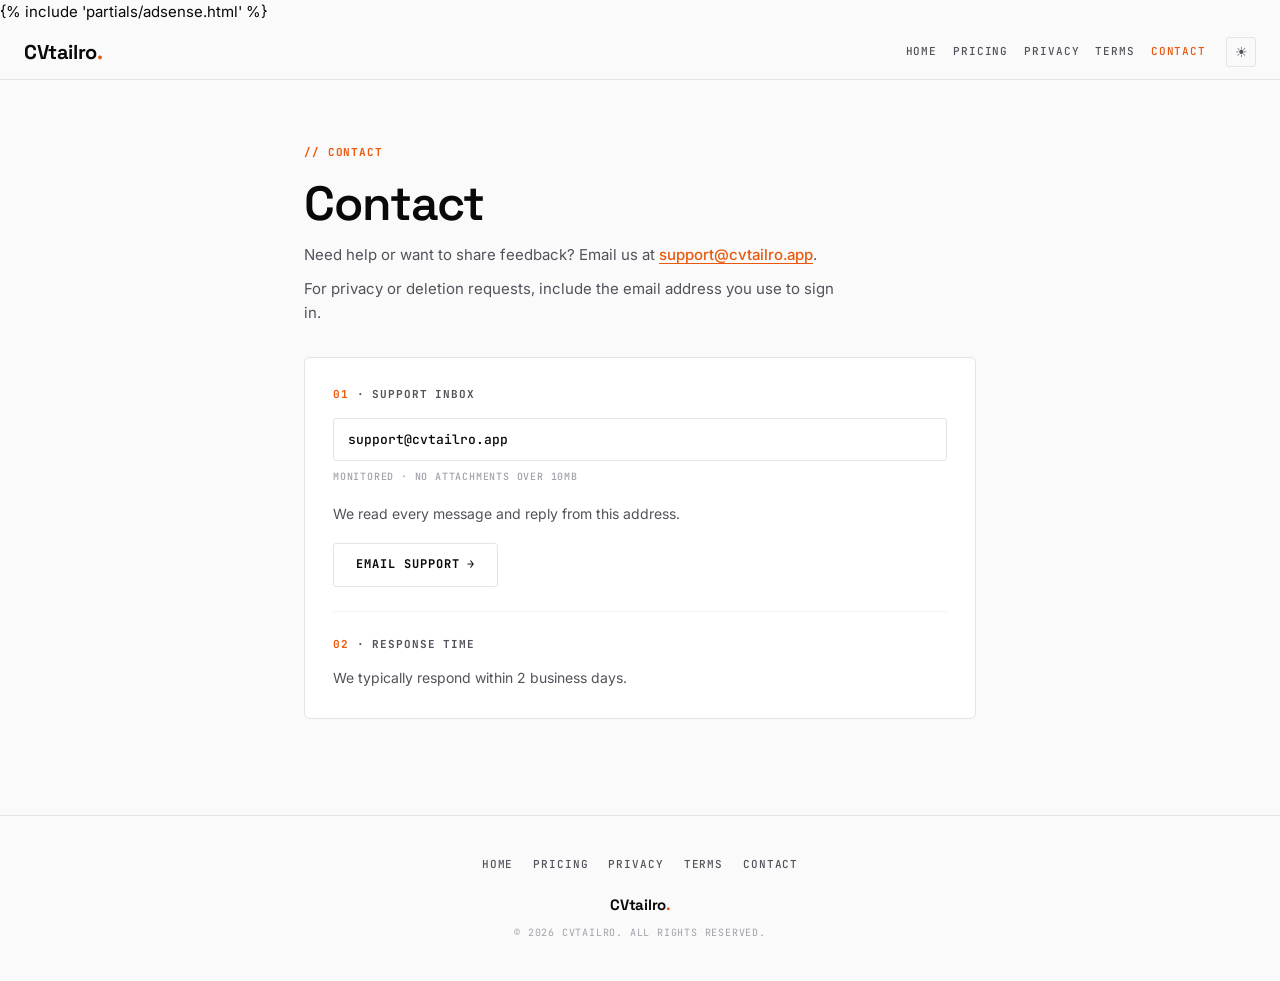
<file: templates/contact.html>
<!DOCTYPE html>
<html lang="en">
<head>
    <meta charset="UTF-8">
    <meta name="viewport" content="width=device-width, initial-scale=1.0, viewport-fit=cover">
    <title>Contact | CVtailro</title>
    <meta name="description" content="Contact CVtailro.">
    <meta name="author" content="CVtailro">
    <meta name="color-scheme" content="light dark">
    <meta name="theme-color" content="#FAFAFA" id="theme-color-meta">
    <link rel="preconnect" href="https://fonts.googleapis.com">
    <link rel="preconnect" href="https://fonts.gstatic.com" crossorigin>
    <link href="https://fonts.googleapis.com/css2?family=Space+Grotesk:wght@300..700&family=Inter:wght@400;500;600&family=JetBrains+Mono:wght@500;700&display=swap" rel="stylesheet">
    <link rel="icon" type="image/svg+xml" href="data:image/svg+xml,<svg xmlns='http://www.w3.org/2000/svg' viewBox='0 0 100 100'><rect fill='%23EA580C' width='100' height='100' rx='10'/><text x='50' y='68' font-size='60' font-weight='bold' text-anchor='middle' fill='%23FFFFFF' font-family='system-ui'>CV</text></svg>">
    <script>
    (function() {
        var saved = localStorage.getItem('cvtailro-theme');
        var prefersDark = window.matchMedia('(prefers-color-scheme: dark)').matches;
        if (saved === 'dark' || (!saved && prefersDark)) {
            document.documentElement.classList.add('dark');
        }
    })();
    </script>
    {% include 'partials/adsense.html' %}
    <style>
        :root {
            --primary: #EA580C;
            --primary-hover: #C2410C;
            --primary-bg: rgba(234, 88, 12, 0.07);
            --accent: #EA580C;
            --accent-light: rgba(234, 88, 12, 0.08);
            --bg: #FAFAFA;
            --card: #FFFFFF;
            --border: #E4E4E7;
            --border-light: #F4F4F5;
            --text: #09090B;
            --text-secondary: #52525B;
            --text-tertiary: #A1A1AA;
            --radius: 3px;
            --radius-lg: 6px;
        }

        html.dark {
            --primary-bg: rgba(255, 77, 0, 0.10);
            --accent-light: rgba(255, 77, 0, 0.12);
            --bg: #09090B;
            --card: #18181B;
            --border: #27272A;
            --border-light: #1F1F23;
            --text: #F4F4F5;
            --text-secondary: #A1A1AA;
            --text-tertiary: #71717A;
        }

        * { margin: 0; padding: 0; box-sizing: border-box; }

        body {
            font-family: 'Inter', -apple-system, BlinkMacSystemFont, "Segoe UI", Roboto, sans-serif;
            background: var(--bg);
            color: var(--text);
            line-height: 1.6;
            font-size: 15px;
            padding-left: env(safe-area-inset-left);
            padding-right: env(safe-area-inset-right);
            padding-bottom: env(safe-area-inset-bottom);
        }

        a:focus-visible,
        button:focus-visible,
        input:focus-visible {
            outline: 2px solid var(--primary);
            outline-offset: 2px;
        }

        /* --- Header --- */
        .site-header {
            position: sticky;
            top: 0;
            z-index: 10;
            height: 56px;
            background: var(--bg);
            border-bottom: 1px solid var(--border);
            display: flex;
            align-items: center;
            justify-content: space-between;
            padding: 0 24px;
        }

        .site-logo {
            font-family: 'Space Grotesk', system-ui, sans-serif;
            font-size: 20px;
            font-weight: 700;
            letter-spacing: -0.02em;
            color: var(--text);
            text-decoration: none;
        }

        .site-logo .dot { color: var(--primary); }

        .header-right {
            display: flex;
            align-items: center;
            gap: 20px;
        }

        .nav-links {
            display: flex;
            flex-wrap: wrap;
            gap: 16px;
        }

        .nav-links a {
            font-family: 'JetBrains Mono', ui-monospace, monospace;
            font-size: 11px;
            font-weight: 500;
            letter-spacing: 0.08em;
            text-transform: uppercase;
            color: var(--text-secondary);
            text-decoration: none;
            transition: color 0.15s ease;
        }

        .nav-links a.active { color: var(--primary); }
        .nav-links a:hover { color: var(--text); }

        .theme-toggle {
            width: 30px;
            height: 30px;
            border-radius: var(--radius);
            border: 1px solid var(--border);
            background: transparent;
            color: var(--text-secondary);
            cursor: pointer;
            display: flex;
            align-items: center;
            justify-content: center;
            font-size: 14px;
            line-height: 1;
            transition: border-color 0.15s ease, color 0.15s ease;
        }

        .theme-toggle:hover {
            border-color: var(--text);
            color: var(--text);
        }

        /* --- Page --- */
        .page {
            max-width: 720px;
            margin: 0 auto;
            padding: 64px 24px 96px;
        }

        .kicker {
            font-family: 'JetBrains Mono', ui-monospace, monospace;
            font-size: 11px;
            font-weight: 700;
            letter-spacing: 0.08em;
            text-transform: uppercase;
            color: var(--primary);
            margin-bottom: 16px;
        }

        .page h1 {
            font-family: 'Space Grotesk', system-ui, sans-serif;
            font-size: clamp(32px, 5vw, 48px);
            font-weight: 600;
            line-height: 1.08;
            letter-spacing: -0.02em;
            margin-bottom: 14px;
        }

        .page > p {
            color: var(--text-secondary);
            margin: 10px 0;
            max-width: 60ch;
        }

        .page p a {
            color: var(--primary);
            font-weight: 500;
            text-decoration: underline;
            text-underline-offset: 3px;
        }

        .page p a:hover { color: var(--primary-hover); }

        /* --- Control panel --- */
        .panel {
            margin-top: 32px;
            background: var(--card);
            border: 1px solid var(--border);
            border-radius: var(--radius-lg);
            padding: 28px;
        }

        .panel-marker {
            font-family: 'JetBrains Mono', ui-monospace, monospace;
            font-size: 11px;
            font-weight: 700;
            letter-spacing: 0.08em;
            text-transform: uppercase;
            color: var(--text-secondary);
            margin-bottom: 14px;
        }

        .panel-marker .idx { color: var(--primary); }

        .field {
            width: 100%;
            padding: 12px 14px;
            background: var(--card);
            border: 1px solid var(--border);
            border-radius: var(--radius);
            color: var(--text);
            font-family: 'JetBrains Mono', ui-monospace, monospace;
            font-size: 13px;
            font-weight: 500;
            transition: border-color 0.15s ease;
        }

        .field:focus {
            outline: none;
            border-color: var(--primary);
        }

        .field-caption {
            font-family: 'JetBrains Mono', ui-monospace, monospace;
            font-size: 10px;
            font-weight: 500;
            letter-spacing: 0.08em;
            text-transform: uppercase;
            color: var(--text-tertiary);
            margin-top: 8px;
        }

        .panel-section + .panel-section {
            margin-top: 24px;
            padding-top: 24px;
            border-top: 1px solid var(--border-light);
        }

        html.dark .panel-section + .panel-section { border-top-color: var(--border); }

        .panel-section p {
            color: var(--text-secondary);
            font-size: 14px;
            margin-bottom: 18px;
        }

        /* --- Buttons --- */
        .btn-ghost {
            display: inline-block;
            padding: 11px 22px;
            border: 1px solid var(--border);
            border-radius: var(--radius);
            background: transparent;
            color: var(--text);
            font-family: 'JetBrains Mono', ui-monospace, monospace;
            font-size: 12px;
            font-weight: 700;
            letter-spacing: 0.08em;
            text-transform: uppercase;
            text-align: center;
            text-decoration: none;
            cursor: pointer;
            transition: border-color 0.15s ease, color 0.15s ease;
        }

        .btn-ghost:hover {
            border-color: var(--text);
            color: var(--text);
        }

        /* --- Footer --- */
        .site-footer {
            border-top: 1px solid var(--border);
            padding: 40px 24px;
            text-align: center;
            color: var(--text-secondary);
        }

        .footer-brand {
            font-family: 'Space Grotesk', system-ui, sans-serif;
            color: var(--text);
            font-size: 15px;
            font-weight: 700;
            letter-spacing: -0.02em;
        }

        .footer-brand .dot { color: var(--primary); }

        .footer-links {
            display: flex;
            justify-content: center;
            flex-wrap: wrap;
            gap: 20px;
            margin-bottom: 20px;
        }

        .footer-links a {
            font-family: 'JetBrains Mono', ui-monospace, monospace;
            font-size: 11px;
            font-weight: 500;
            letter-spacing: 0.08em;
            text-transform: uppercase;
            color: var(--text-secondary);
            text-decoration: none;
            transition: color 0.15s ease;
        }

        .footer-links a:hover { color: var(--primary); }

        .footer-copy {
            font-family: 'JetBrains Mono', ui-monospace, monospace;
            color: var(--text-tertiary);
            font-size: 10px;
            letter-spacing: 0.08em;
            text-transform: uppercase;
            margin-top: 8px;
        }

        /* --- Responsive --- */
        @media (max-width: 768px) {
            .site-header { padding: 0 16px; }
            .header-right { gap: 12px; }
            .nav-links { gap: 12px; }

            .page { padding: 48px 16px 64px; }

            .panel { padding: 20px; }

            .site-footer { padding: 32px 16px; }
        }

        @media (max-width: 640px) {
            .page { padding: 40px 16px 56px; }

            .panel { padding: 18px; }
            .btn-ghost { width: 100%; }
        }
    </style>
</head>
<body>
    <header class="site-header">
        <a class="site-logo" href="/">CVtailro<span class="dot">.</span></a>
        <div class="header-right">
            <nav class="nav-links">
                <a href="/">Home</a>
                <a href="/pricing">Pricing</a>
                <a href="/privacy">Privacy</a>
                <a href="/terms">Terms</a>
                <a href="/contact" class="active" aria-current="page">Contact</a>
            </nav>
            <button class="theme-toggle" onclick="toggleTheme()" aria-label="Toggle theme" id="themeToggle">☀</button>
        </div>
    </header>

    <main class="page">
        <div class="kicker">// CONTACT</div>
        <h1>Contact</h1>
        <p>Need help or want to share feedback? Email us at <a href="mailto:support@cvtailro.app">support@cvtailro.app</a>.</p>
        <p>For privacy or deletion requests, include the email address you use to sign in.</p>

        <div class="panel">
            <div class="panel-section">
                <div class="panel-marker"><span class="idx">01</span> · SUPPORT INBOX</div>
                <input class="field" type="text" value="support@cvtailro.app" readonly aria-label="Support email address">
                <div class="field-caption">MONITORED · NO ATTACHMENTS OVER 10MB</div>
                <p style="margin-top: 18px;">We read every message and reply from this address.</p>
                <a class="btn-ghost" href="mailto:support@cvtailro.app">Email Support →</a>
            </div>
            <div class="panel-section">
                <div class="panel-marker"><span class="idx">02</span> · RESPONSE TIME</div>
                <p style="margin-bottom: 0;">We typically respond within 2 business days.</p>
            </div>
        </div>
    </main>

    <footer class="site-footer">
        <div class="footer-links">
            <a href="/">Home</a>
            <a href="/pricing">Pricing</a>
            <a href="/privacy">Privacy</a>
            <a href="/terms">Terms</a>
            <a href="/contact">Contact</a>
        </div>
        <div style="margin-bottom: 8px;">
            <span class="footer-brand">CVtailro<span class="dot">.</span></span>
        </div>
        <div class="footer-copy">&copy; 2026 CVtailro. All rights reserved.</div>
    </footer>

    <script>
    function toggleTheme() {
        var html = document.documentElement;
        var isDark = html.classList.toggle('dark');
        localStorage.setItem('cvtailro-theme', isDark ? 'dark' : 'light');
        var meta = document.getElementById('theme-color-meta');
        if (meta) meta.content = isDark ? '#09090B' : '#FAFAFA';
        document.getElementById('themeToggle').textContent = isDark ? '☾' : '☀';
    }

    (function() {
        if (document.documentElement.classList.contains('dark')) {
            document.getElementById('themeToggle').textContent = '☾';
        }
    })();
    </script>
</body>
</html>
</file>
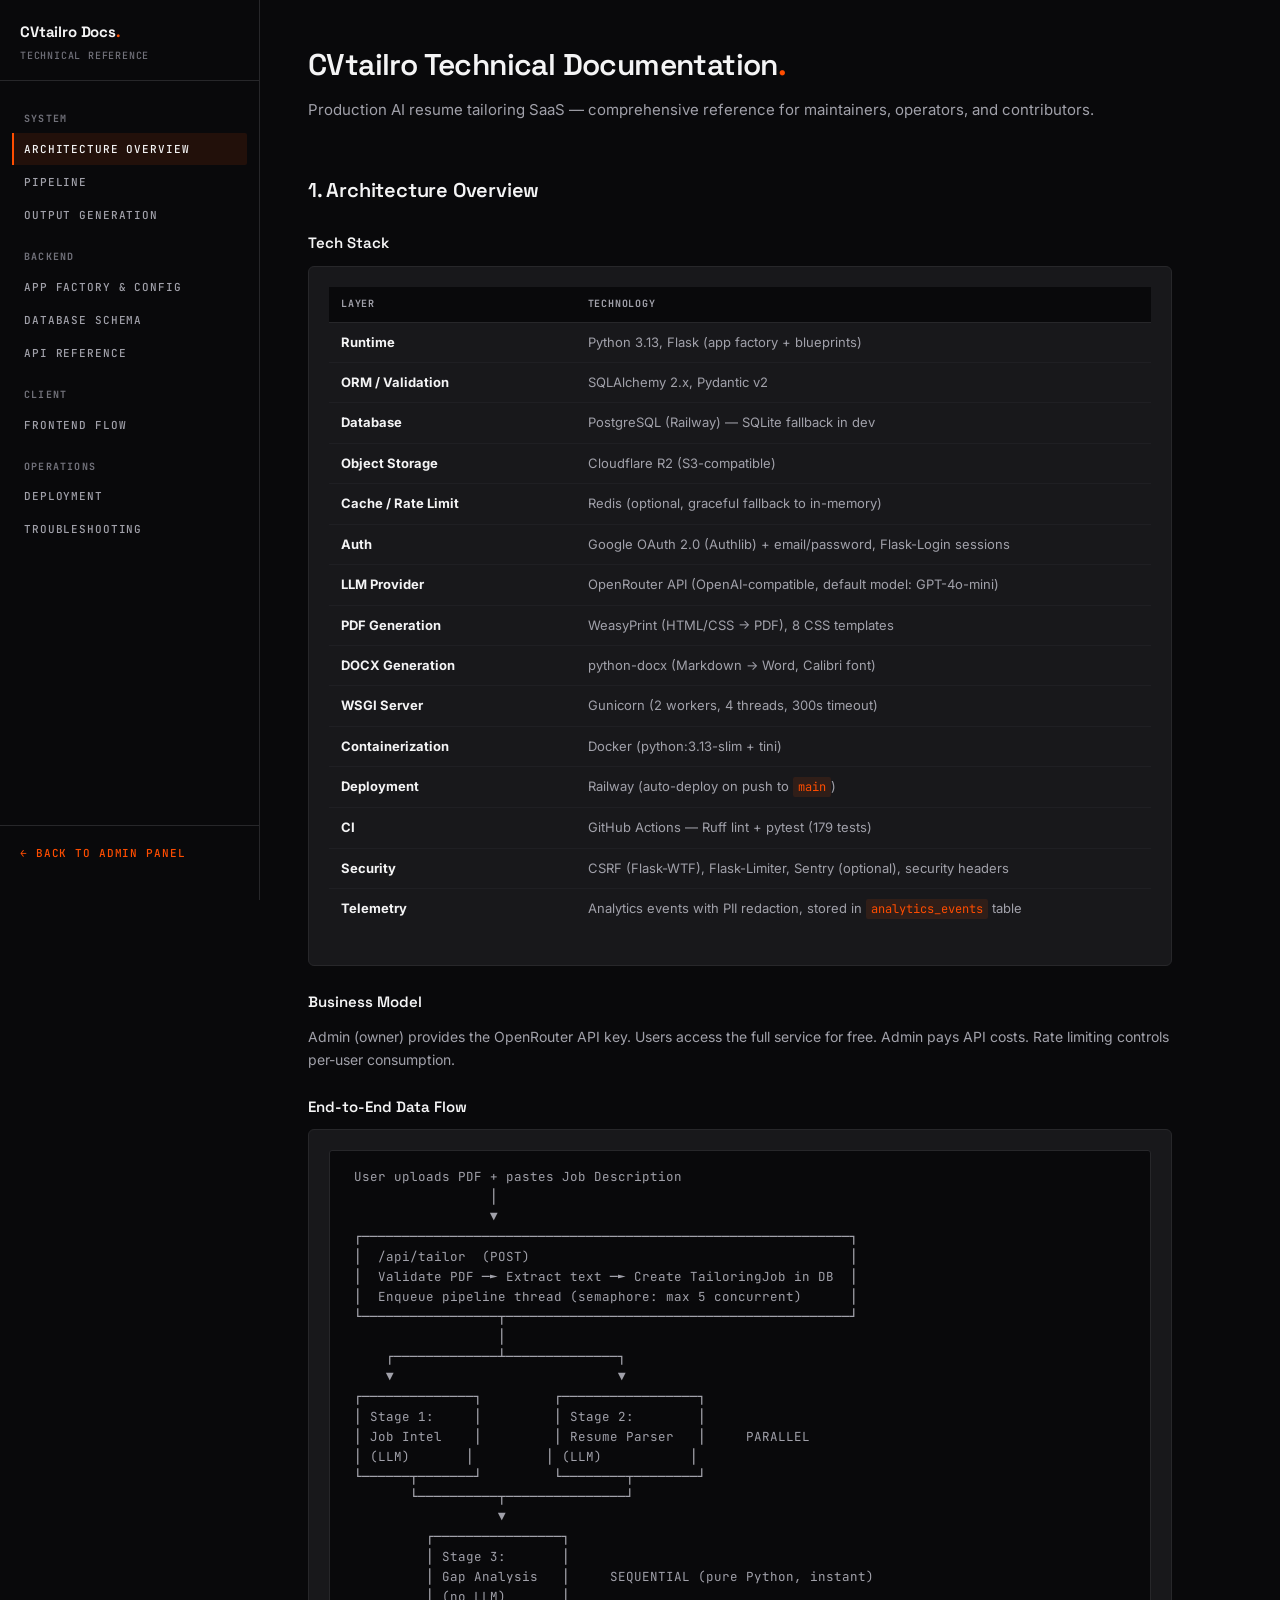
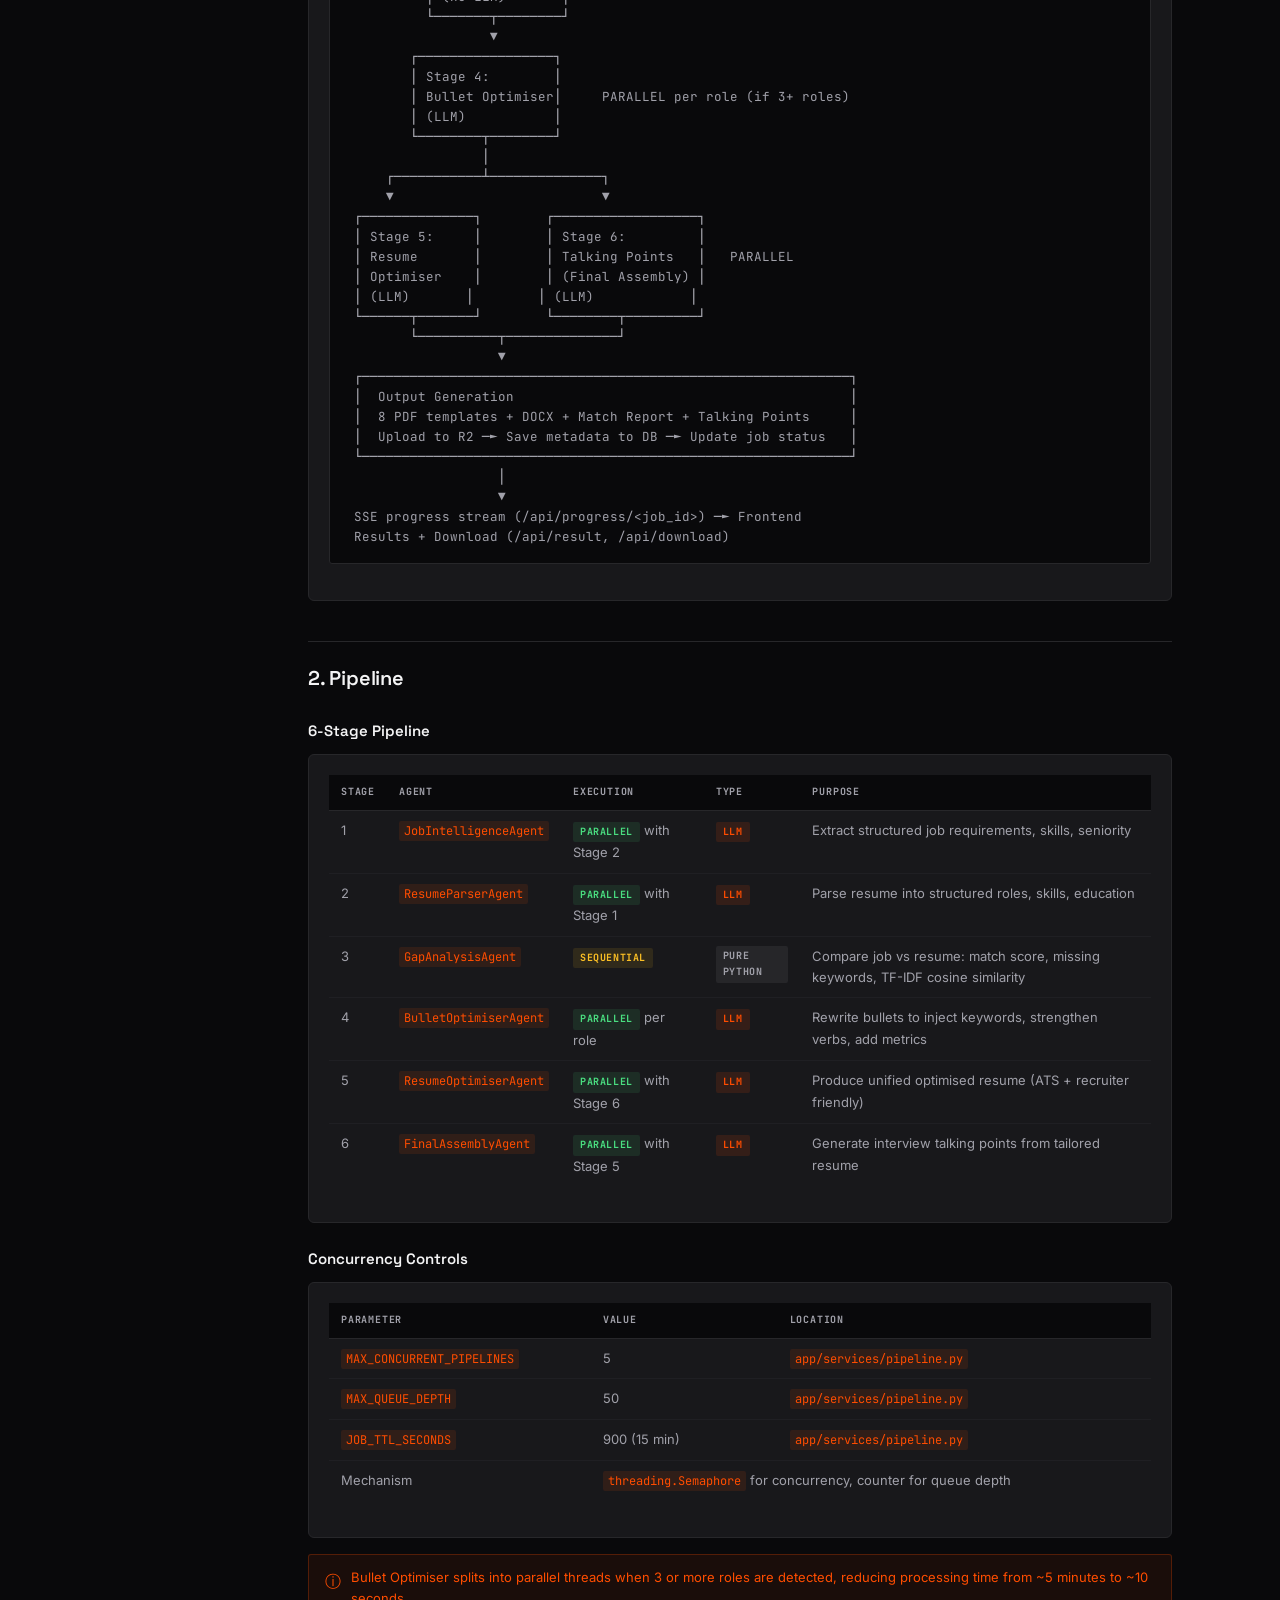
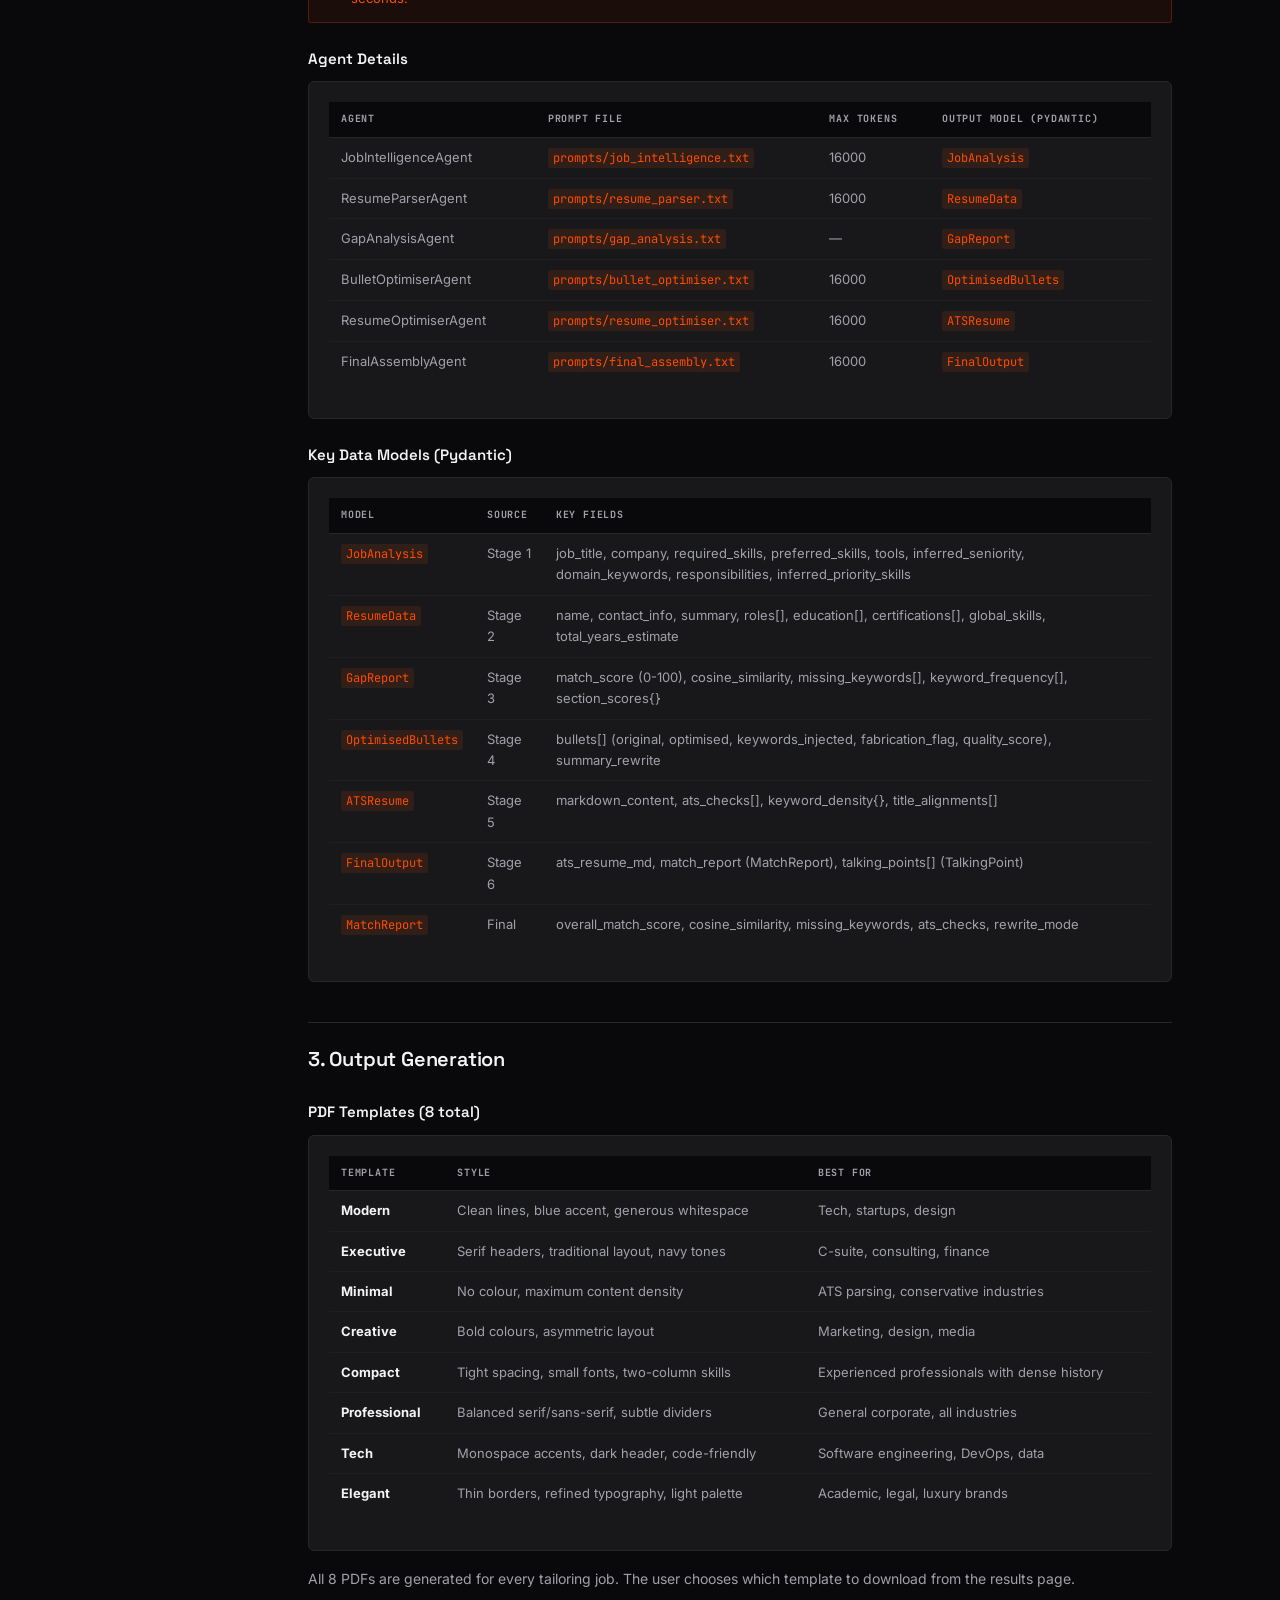
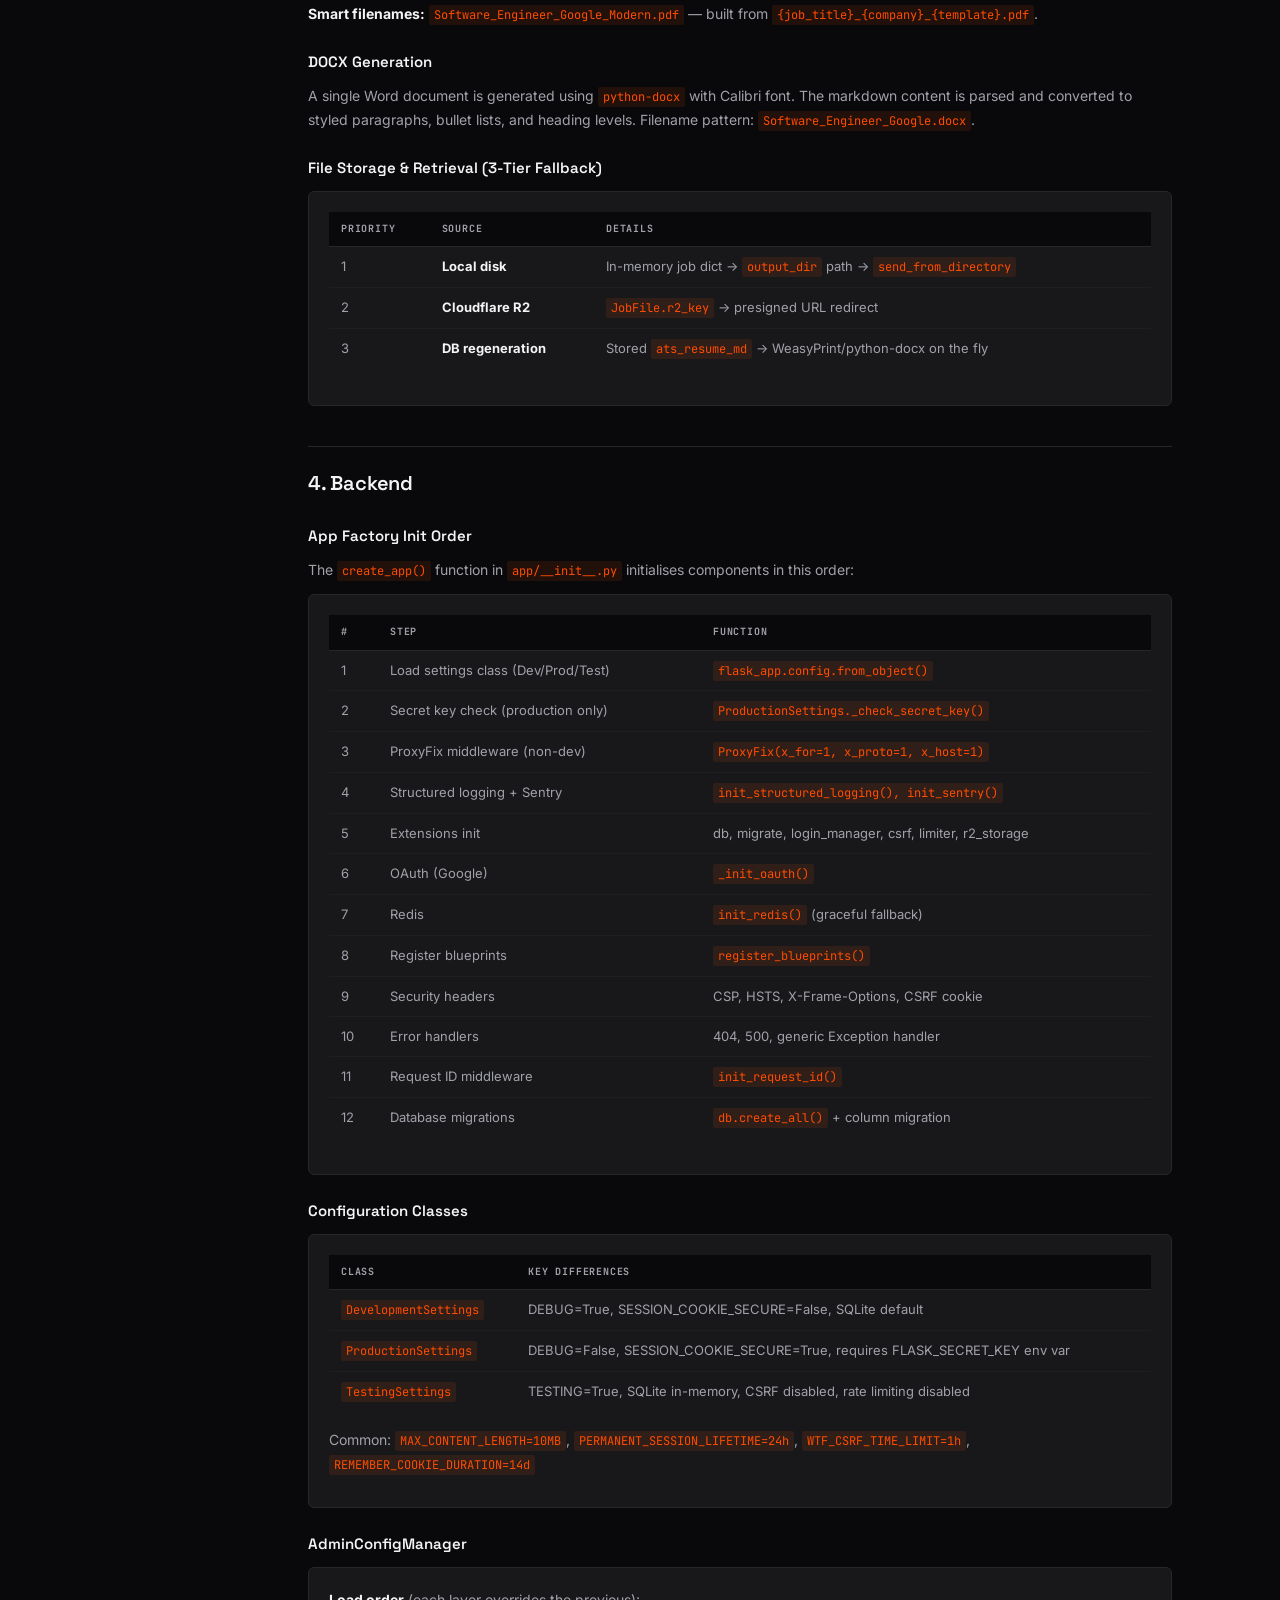
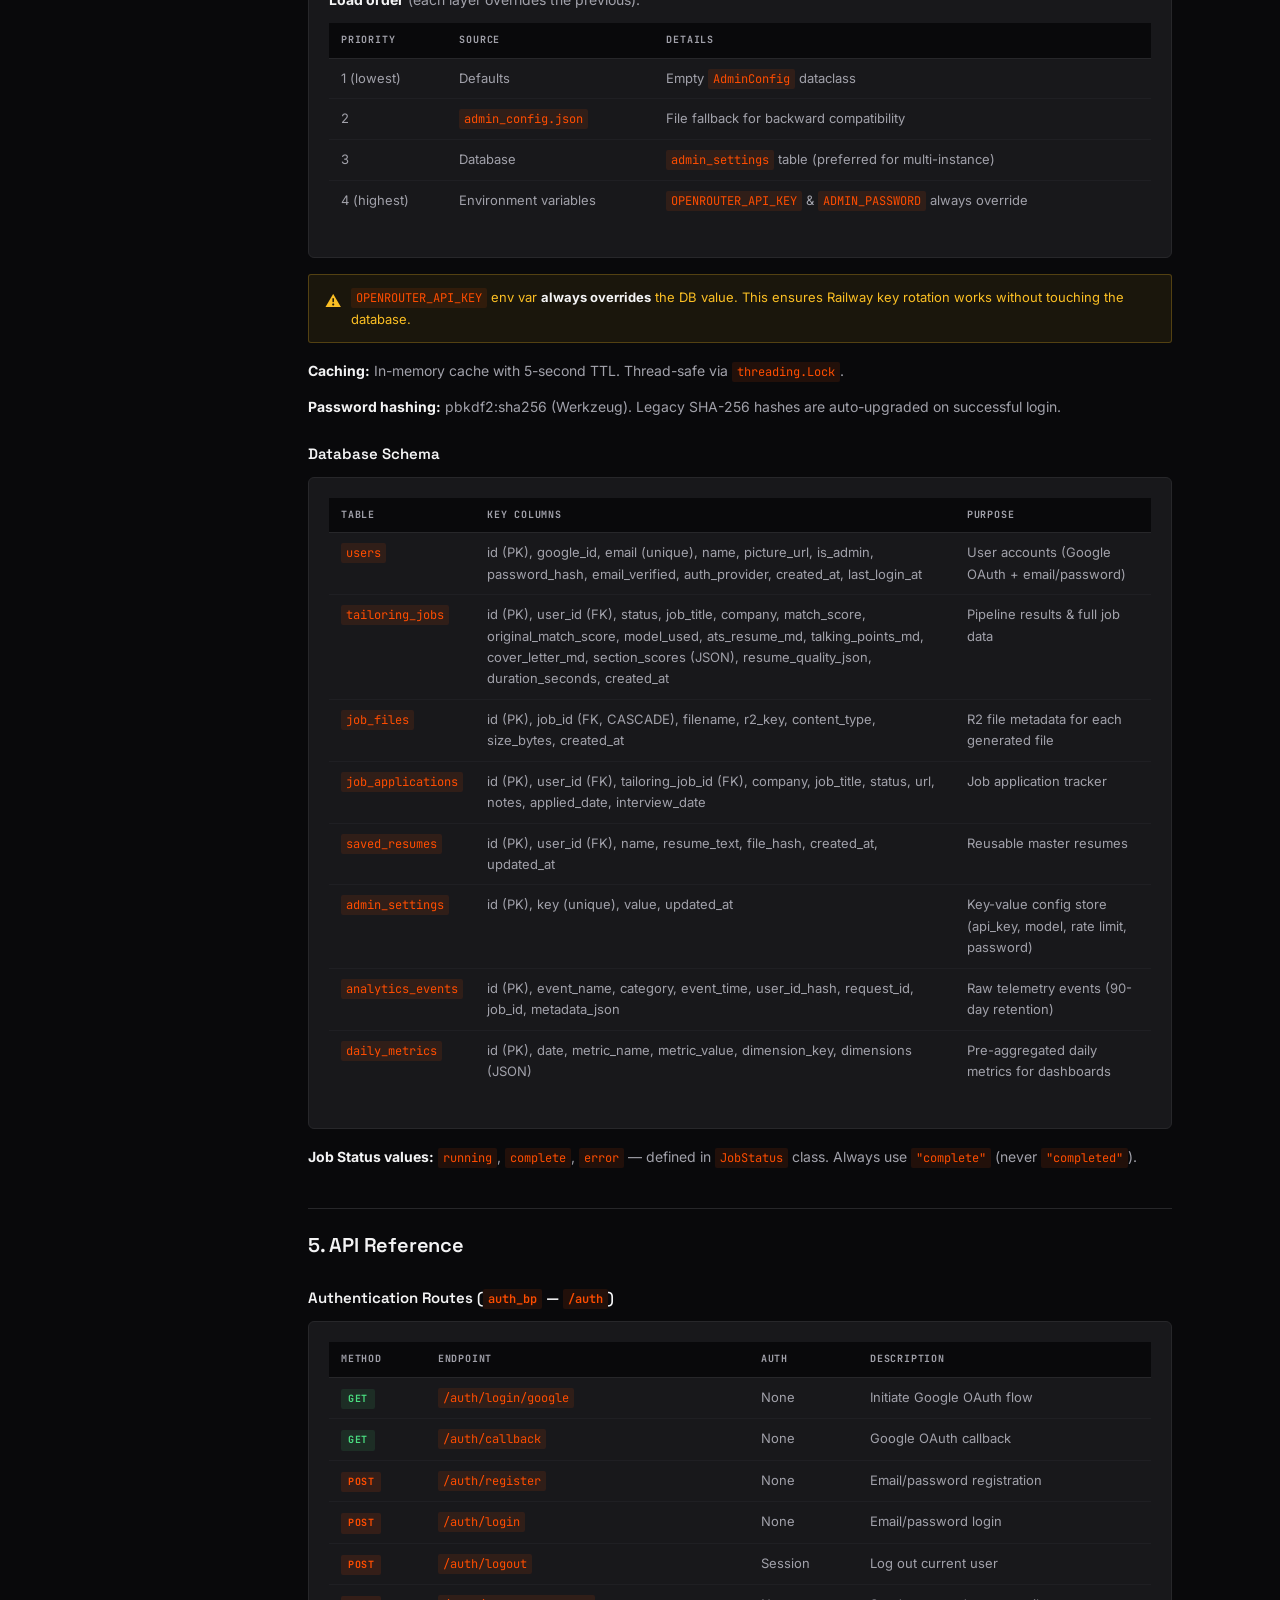
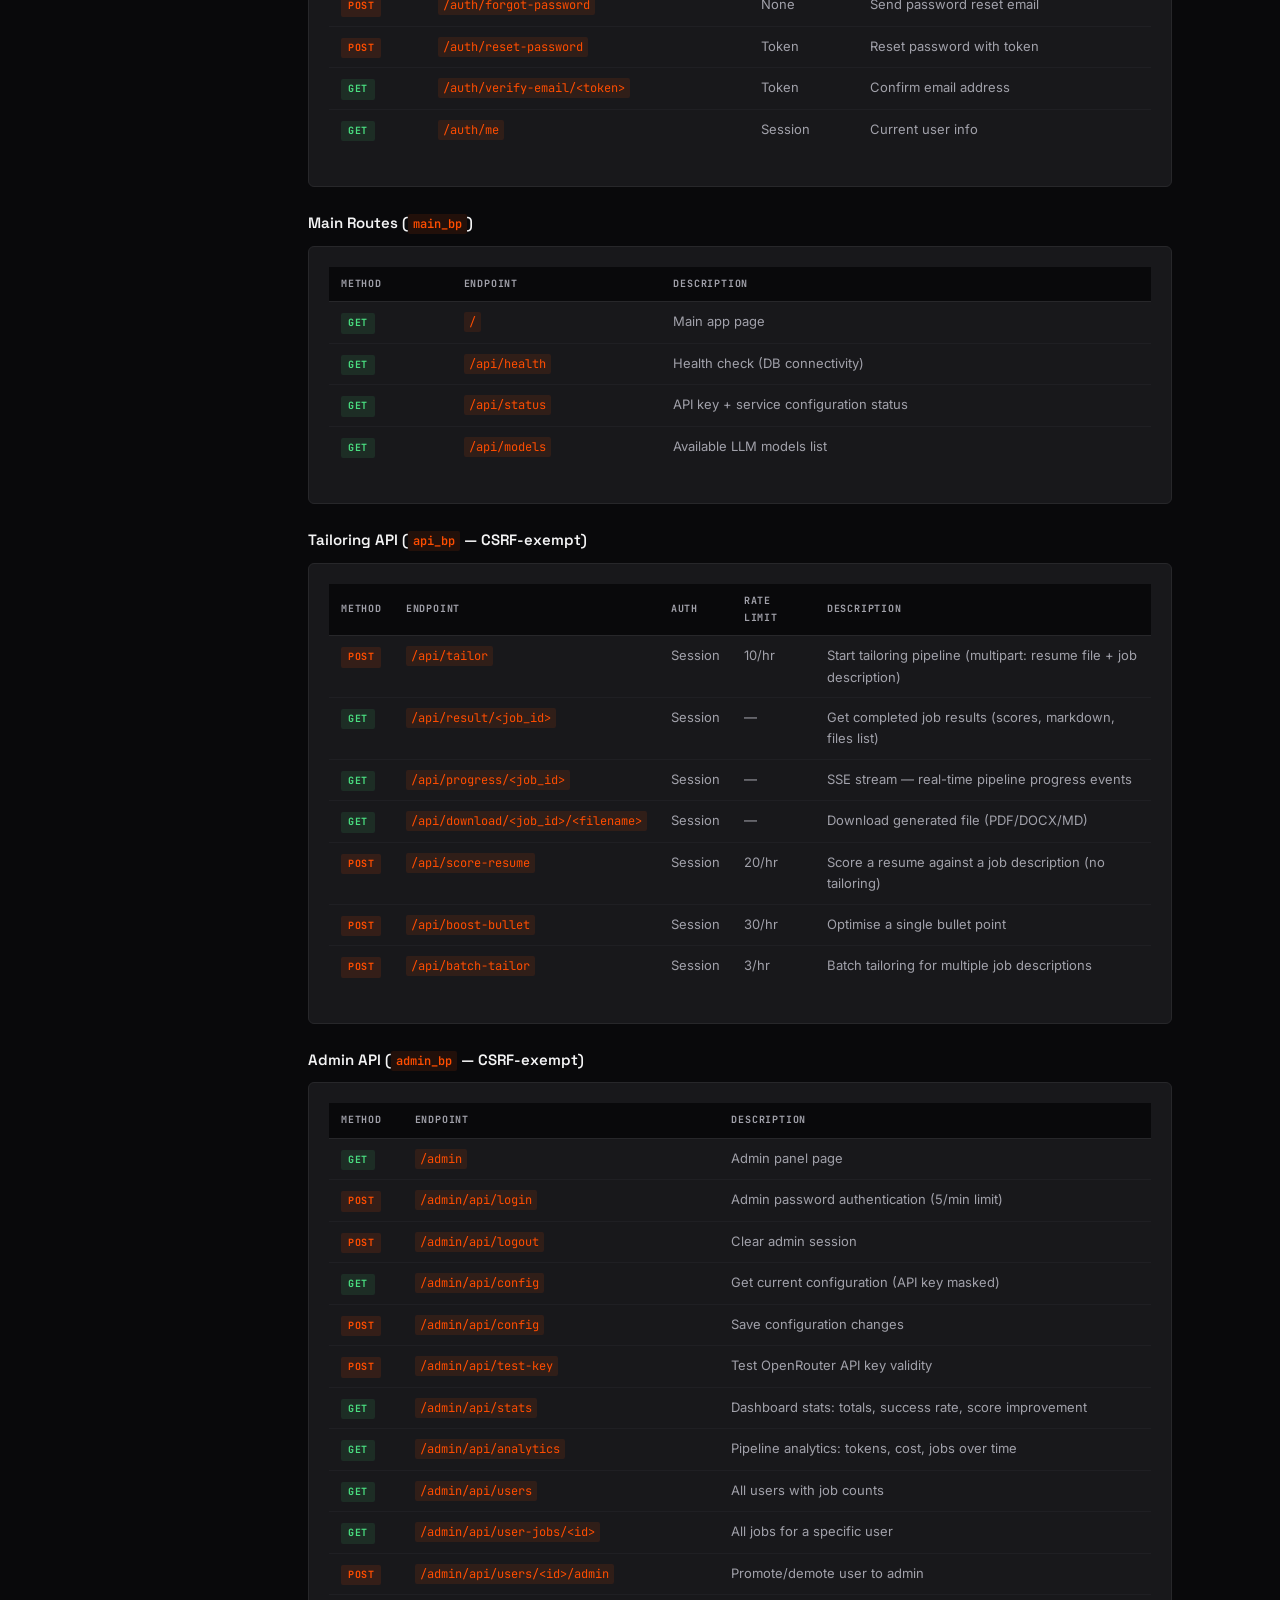
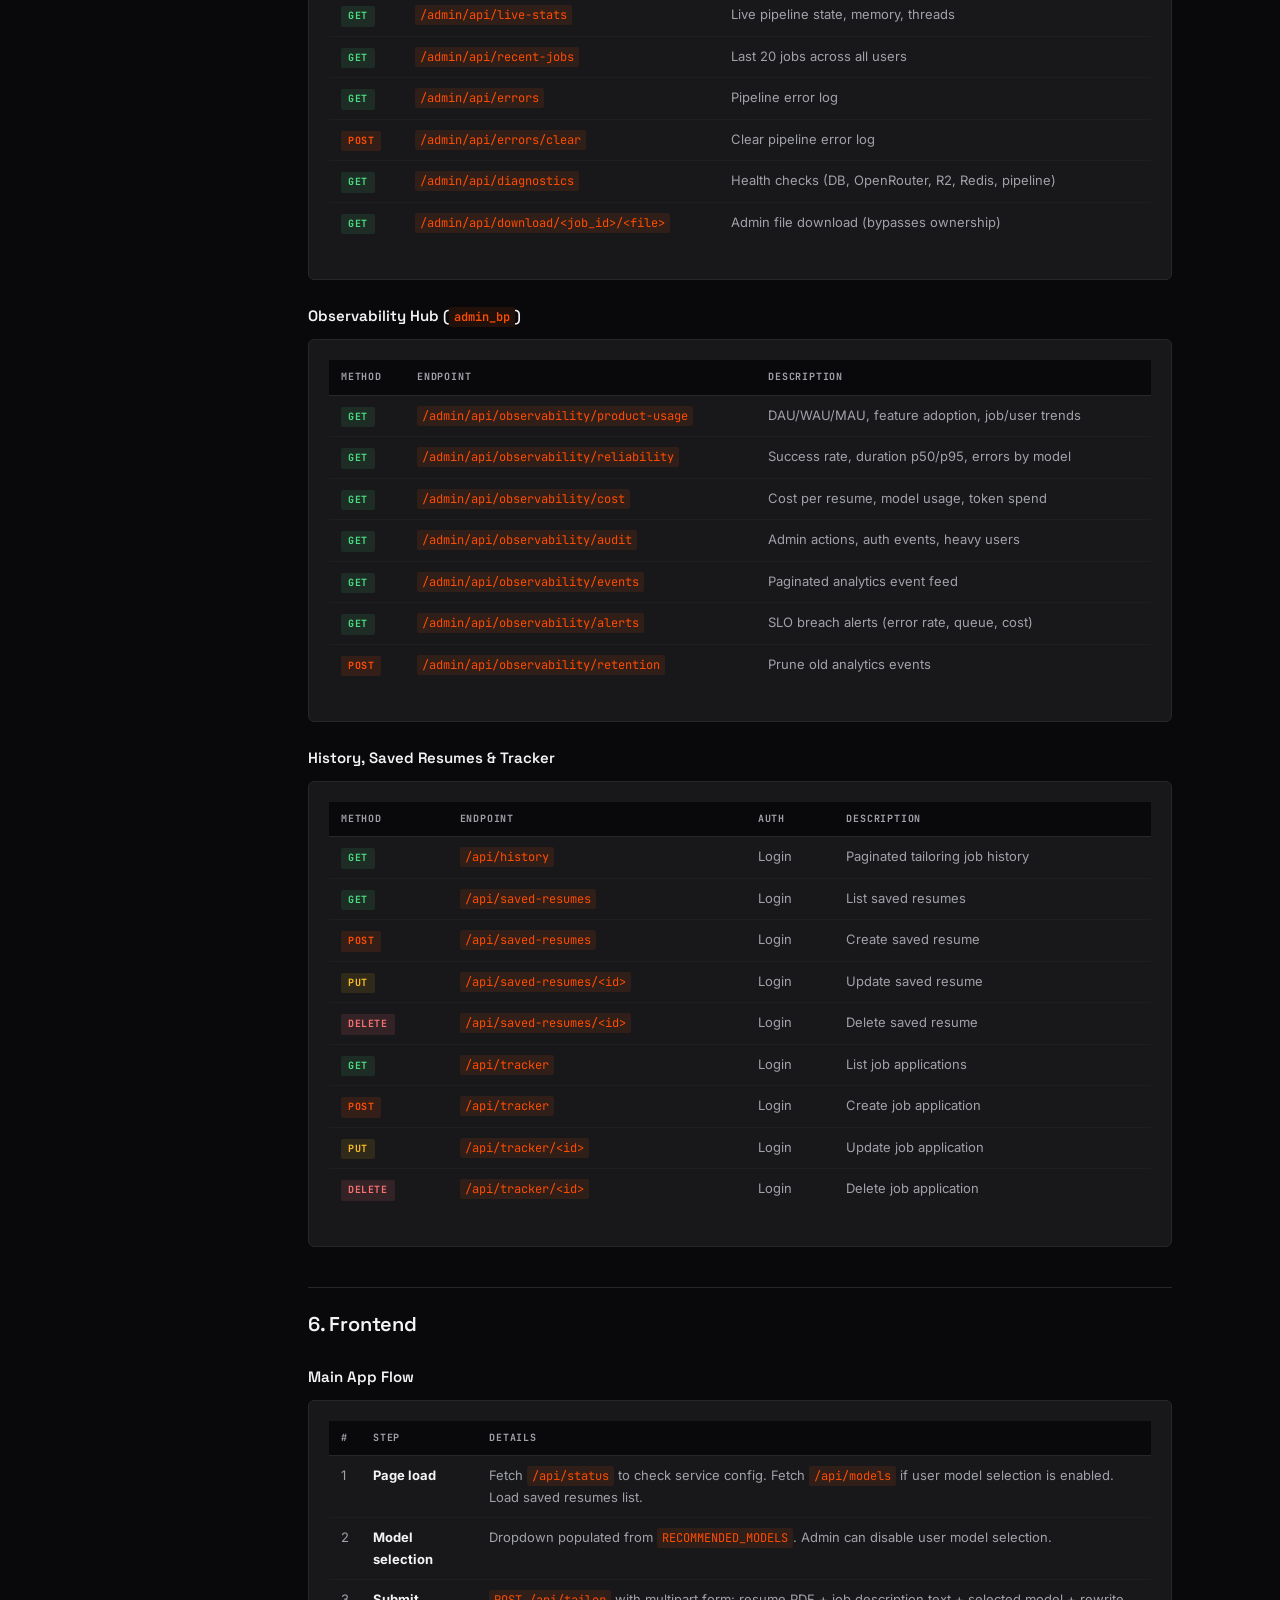
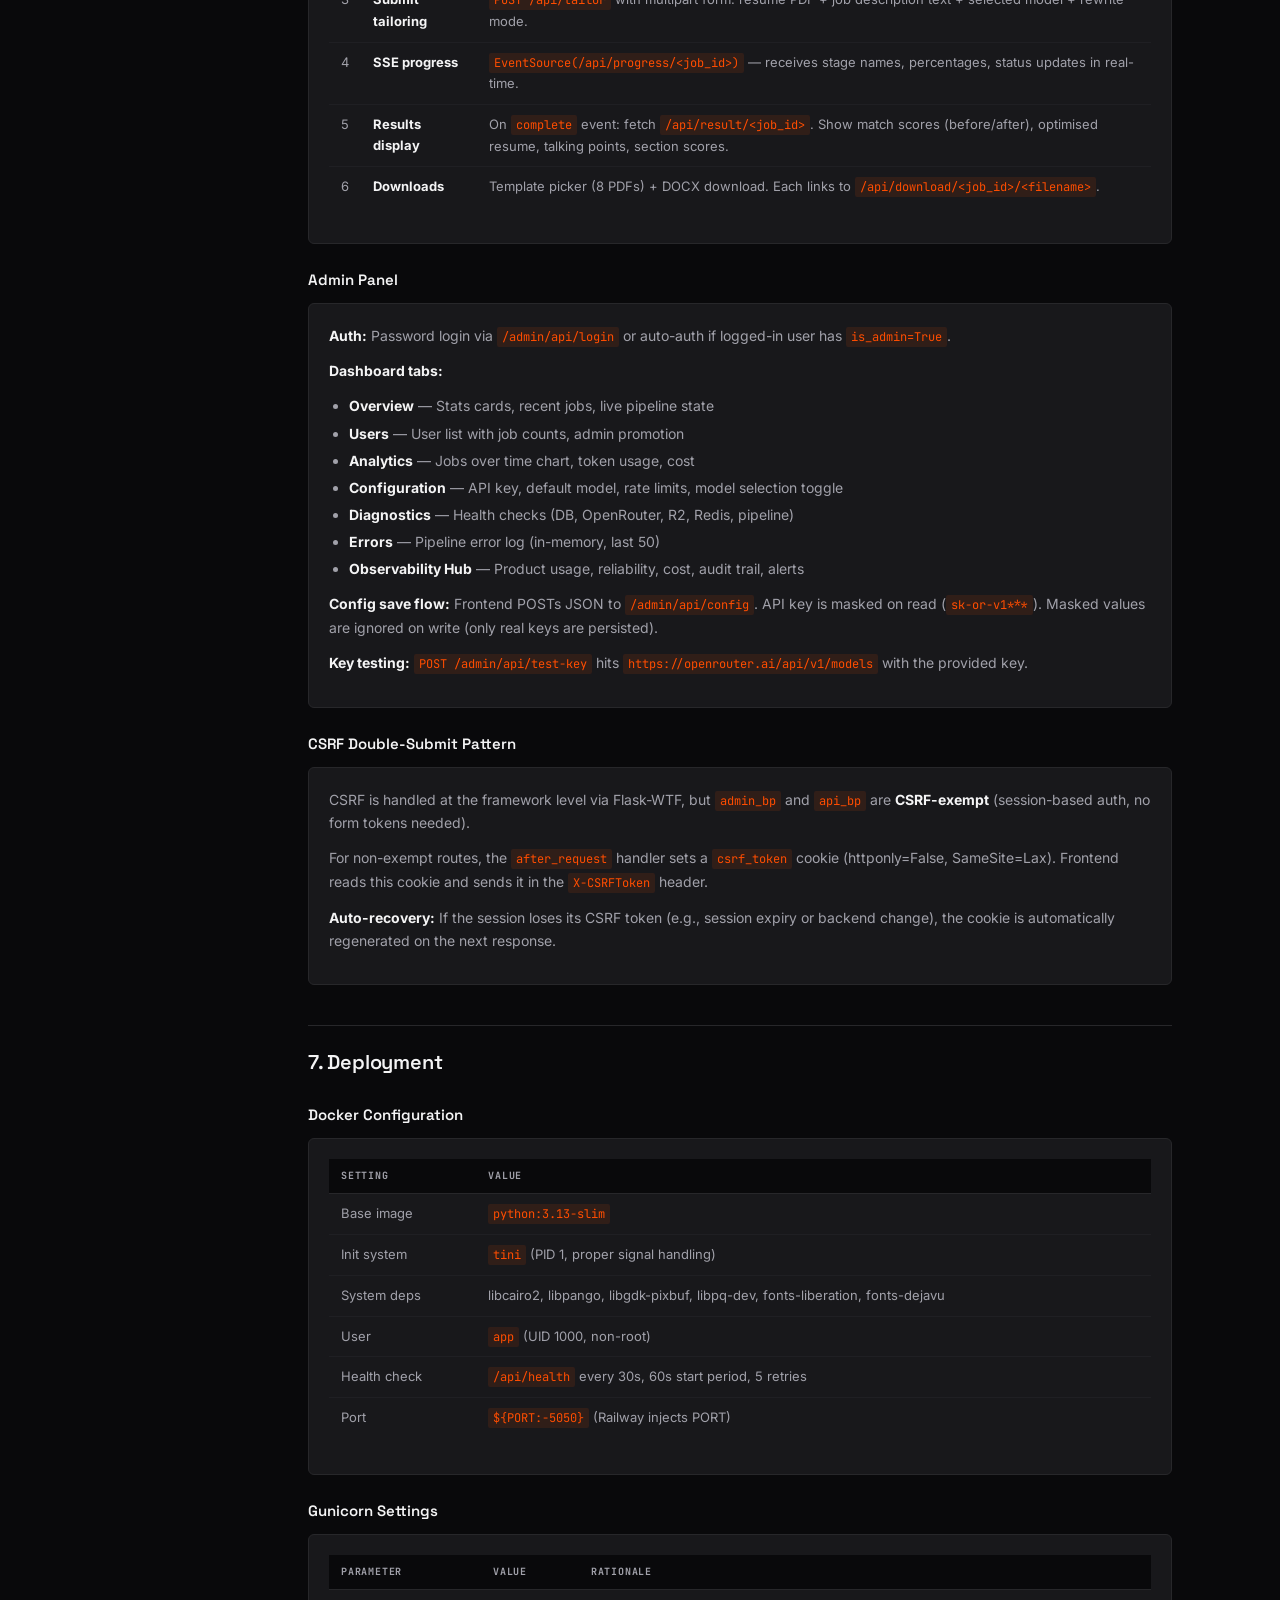
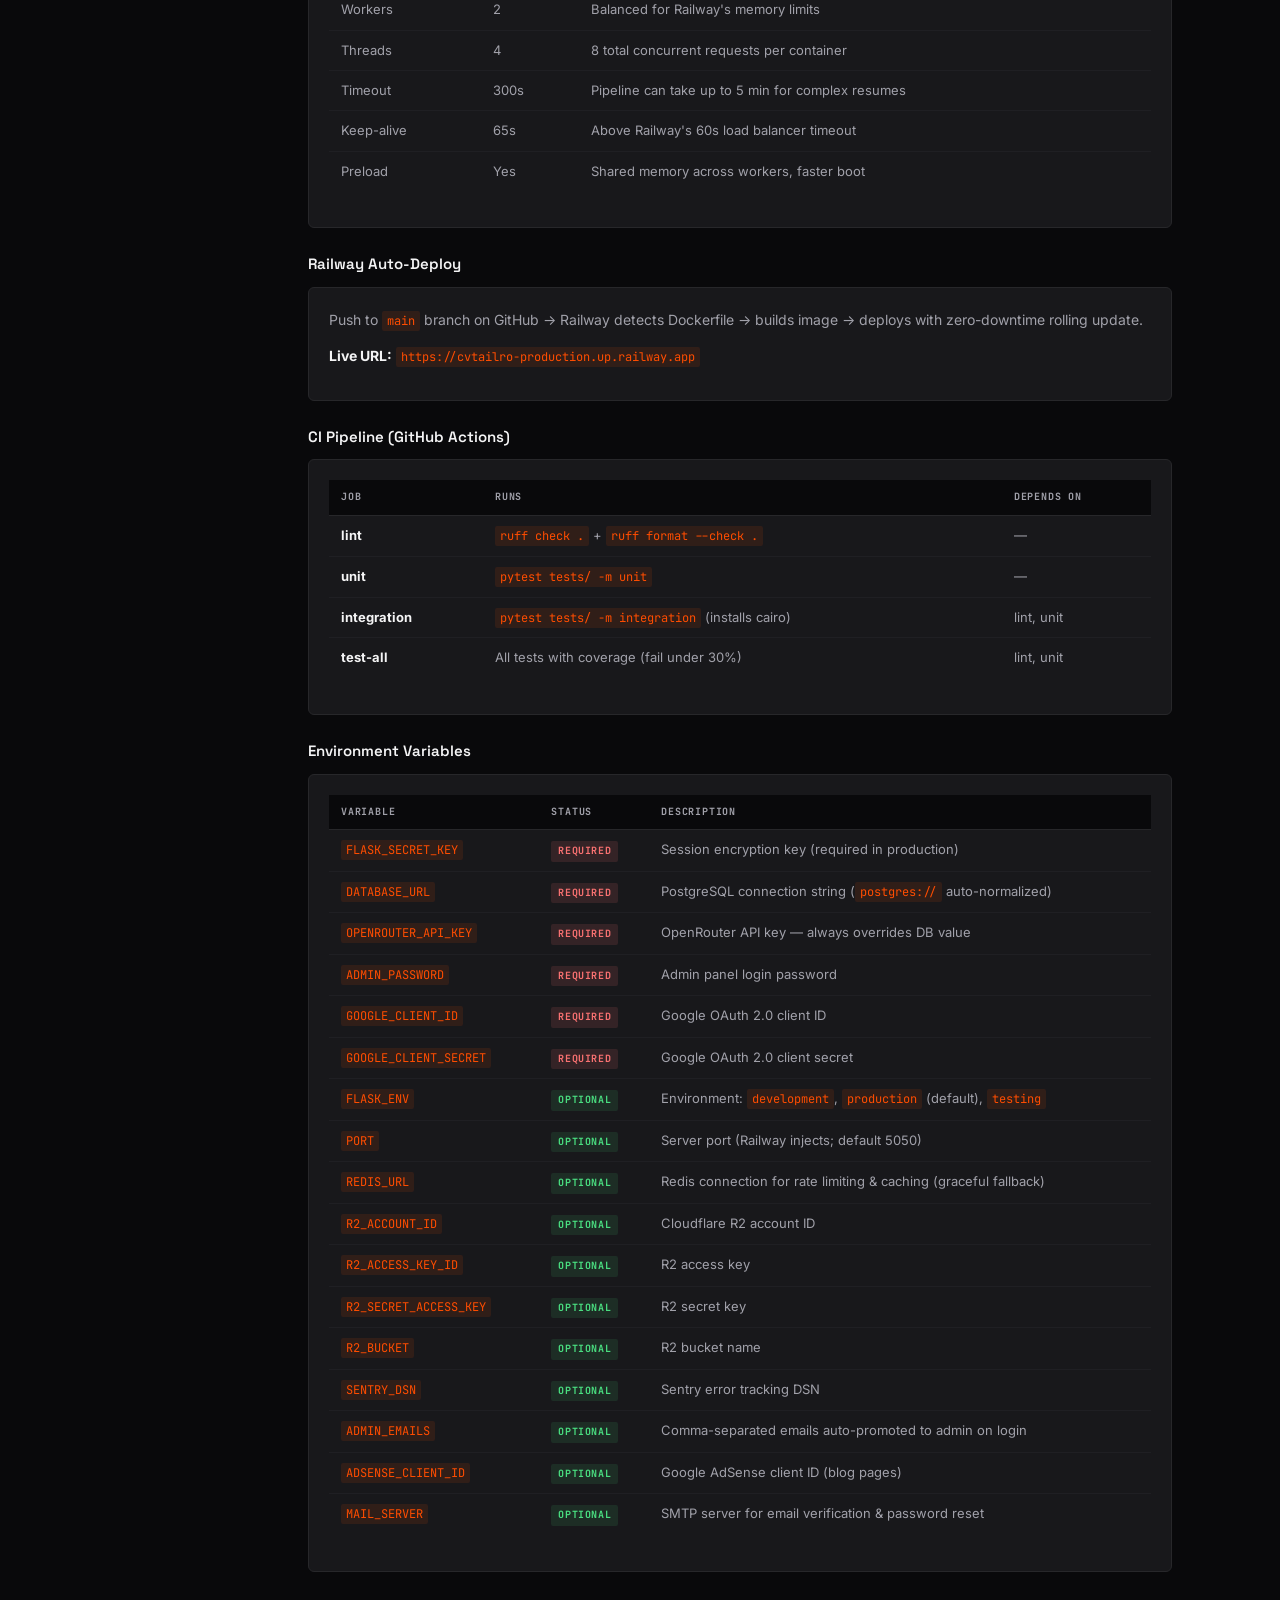
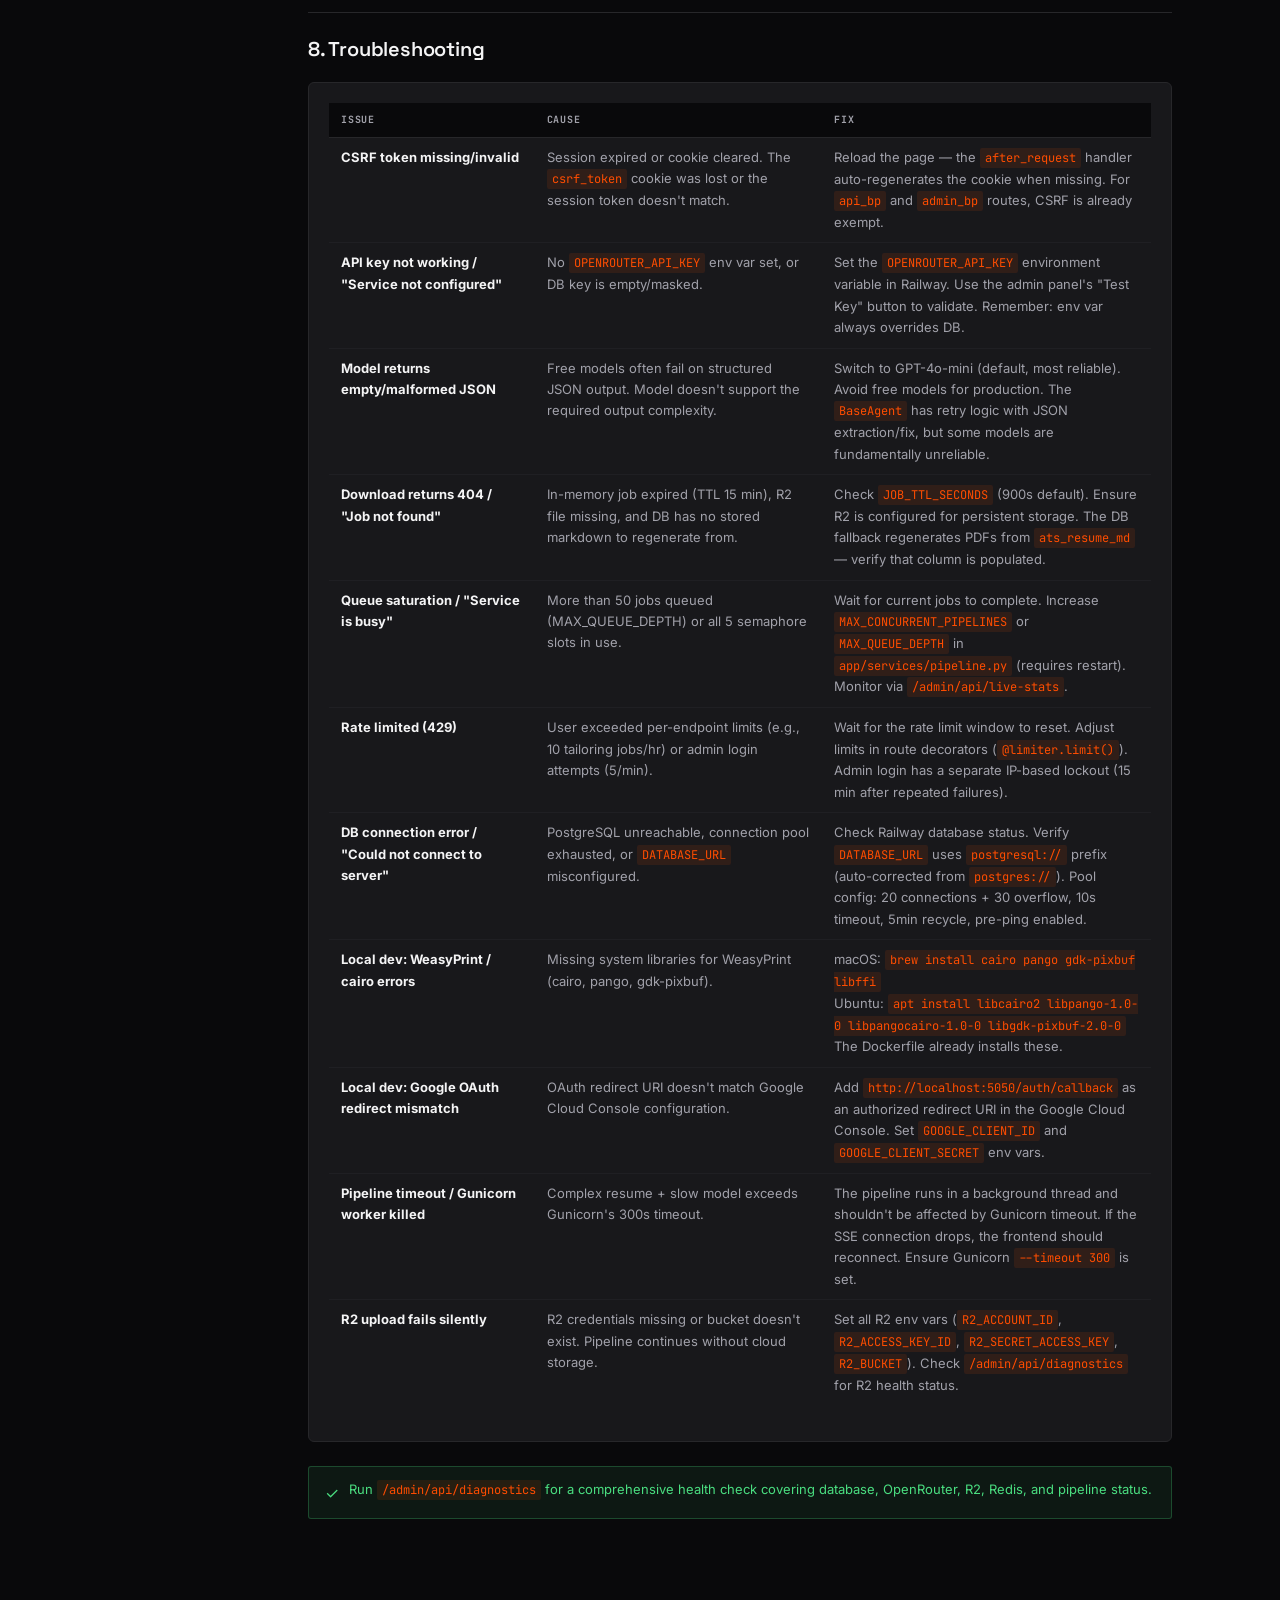
<file: templates/docs.html>
<!DOCTYPE html>
<html lang="en">
<head>
<meta charset="UTF-8">
<meta name="viewport" content="width=device-width, initial-scale=1.0">
<title>CVtailro — Technical Documentation</title>
<link rel="preconnect" href="https://fonts.googleapis.com">
<link rel="preconnect" href="https://fonts.gstatic.com" crossorigin>
<link href="https://fonts.googleapis.com/css2?family=Space+Grotesk:wght@300..700&family=Inter:wght@400;500;600&family=JetBrains+Mono:wght@500;700&display=swap" rel="stylesheet">
<style>
*{margin:0;padding:0;box-sizing:border-box}
:root{--bg:#09090B;--card:#18181B;--card-border:#27272A;--border-light:#1F1F23;--accent:#FF4D00;--accent-dim:#FF6A33;--text:#F4F4F5;--text-muted:#A1A1AA;--text-dim:#71717A;--green:#4ADE80;--red:#F87171;--yellow:#FBBF24;--blue:#4ADE80;--orange:#FF4D00;--sidebar-w:260px;--radius:3px;--radius-lg:6px;--font-display:'Space Grotesk',system-ui,sans-serif;--font-mono:'JetBrains Mono',ui-monospace,SFMono-Regular,Menlo,monospace;--font-sans:'Inter',-apple-system,BlinkMacSystemFont,'Segoe UI',Roboto,sans-serif}
html{scroll-behavior:smooth}
body{font-family:var(--font-sans);background:var(--bg);color:var(--text);line-height:1.65;display:flex;min-height:100vh;font-size:14px}
a:focus-visible,button:focus-visible{outline:2px solid var(--accent);outline-offset:2px}
::-webkit-scrollbar{width:8px;height:8px}
::-webkit-scrollbar-track{background:transparent}
::-webkit-scrollbar-thumb{background:var(--card-border);border-radius:4px}
::-webkit-scrollbar-thumb:hover{background:var(--text-dim)}

/* ── Sidebar ─────────────────────────────────────── */
.sidebar{position:fixed;top:0;left:0;width:var(--sidebar-w);height:100vh;background:var(--bg);border-right:1px solid var(--card-border);overflow-y:auto;z-index:100;padding:20px 0;display:flex;flex-direction:column}
.sidebar-header{padding:0 20px 16px;border-bottom:1px solid var(--card-border);margin-bottom:12px}
.sidebar-header h2{font-family:var(--font-display);font-size:15px;font-weight:700;color:var(--text);letter-spacing:-0.01em}
.sidebar-header h2::after{content:'.';color:var(--accent)}
.sidebar-header .sub{font-family:var(--font-mono);font-size:10px;font-weight:500;text-transform:uppercase;letter-spacing:.08em;color:var(--text-dim);margin-top:3px}
.sidebar nav{flex:1;padding:0 12px}
.sidebar nav a{display:block;padding:7px 12px;font-family:var(--font-mono);font-size:11px;font-weight:500;text-transform:uppercase;letter-spacing:.08em;color:var(--text-muted);text-decoration:none;border-radius:2px;margin-bottom:1px;transition:color .15s,background .15s,border-color .15s}
.sidebar nav a:hover{color:var(--text);background:var(--card)}
.sidebar nav a.active{border-left:2px solid var(--accent);padding-left:10px;color:var(--text);background:rgba(255,77,0,.10);border-radius:0 2px 2px 0}
.sidebar nav .nav-group{font-family:var(--font-mono);font-size:10px;font-weight:700;text-transform:uppercase;letter-spacing:.12em;color:var(--text-dim);padding:14px 12px 5px;margin-top:4px}
.sidebar-footer{padding:12px 20px;border-top:1px solid var(--card-border);margin-top:auto}
.sidebar-footer a{display:flex;align-items:center;gap:6px;font-family:var(--font-mono);font-size:11px;font-weight:500;text-transform:uppercase;letter-spacing:.08em;color:var(--accent);text-decoration:none;padding:6px 0}
.sidebar-footer a:hover{text-decoration:underline}

/* ── Main Content ────────────────────────────────── */
.main{margin-left:var(--sidebar-w);flex:1;padding:40px 48px 80px;max-width:960px}
.main h1{font-family:var(--font-display);font-size:30px;font-weight:600;letter-spacing:-0.02em;color:var(--text);margin-bottom:8px}
.main h1::after{content:'.';color:var(--accent)}
.main .lead{color:var(--text-muted);font-size:15px;margin-bottom:32px}
.main h2{font-family:var(--font-display);font-size:20px;font-weight:600;letter-spacing:-0.01em;color:var(--text);margin:40px 0 16px;padding-top:20px;border-top:1px solid var(--card-border)}
.main h2:first-of-type{border-top:none;margin-top:24px}
.main h3{font-family:var(--font-display);font-size:15px;font-weight:600;color:var(--text);margin:24px 0 10px}
.main p{margin-bottom:12px;color:var(--text-muted);font-size:14px}
.main ul,.main ol{margin:0 0 12px 20px;color:var(--text-muted);font-size:14px}
.main li{margin-bottom:4px}
.main code{font-family:var(--font-mono);font-size:12px;background:rgba(255,77,0,.10);color:var(--accent);padding:2px 5px;border-radius:2px}
.main strong{color:var(--text)}

/* ── Cards & Tables ──────────────────────────────── */
.card{background:var(--card);border:1px solid var(--card-border);border-radius:var(--radius-lg);padding:20px;margin-bottom:16px}
.card h3{margin-top:0}
table{width:100%;border-collapse:collapse;margin-bottom:16px;font-size:13px}
th{text-align:left;padding:9px 12px;background:var(--bg);color:var(--text-muted);font-family:var(--font-mono);font-weight:700;font-size:10px;text-transform:uppercase;letter-spacing:.08em;border-bottom:1px solid var(--card-border)}
td{padding:9px 12px;border-bottom:1px solid var(--border-light);color:var(--text-muted);vertical-align:top}
tr:last-child td{border-bottom:none}
tr:hover td{background:rgba(255,255,255,.02)}

/* ── Badges ──────────────────────────────────────── */
.badge{display:inline-block;font-family:var(--font-mono);font-size:10px;font-weight:700;padding:2px 7px;border-radius:2px;text-transform:uppercase;letter-spacing:.06em}
.badge-required{background:rgba(248,113,113,.12);color:var(--red)}
.badge-optional{background:rgba(74,222,128,.10);color:var(--green)}
.badge-get{background:rgba(74,222,128,.10);color:var(--green)}
.badge-post{background:rgba(255,77,0,.12);color:var(--accent)}
.badge-delete{background:rgba(248,113,113,.12);color:var(--red)}
.badge-put{background:rgba(251,191,36,.10);color:var(--yellow)}
.badge-parallel{background:rgba(74,222,128,.10);color:var(--green)}
.badge-sequential{background:rgba(251,191,36,.10);color:var(--yellow)}
.badge-pure-python{background:rgba(161,161,166,.10);color:var(--text-muted)}
.badge-llm{background:rgba(255,77,0,.12);color:var(--accent)}

/* ── Pre / Code blocks ───────────────────────────── */
pre{background:var(--bg);border:1px solid var(--card-border);border-radius:var(--radius);padding:16px;overflow-x:auto;font-family:var(--font-mono);font-size:12.5px;color:var(--text-muted);line-height:1.6;margin-bottom:16px;white-space:pre}

/* ── Info / Warning boxes ────────────────────────── */
.info-box{padding:12px 16px;border-radius:var(--radius);margin-bottom:16px;font-size:13px;display:flex;gap:10px;align-items:flex-start}
.info-box.info{background:rgba(255,77,0,.07);border:1px solid rgba(255,77,0,.25);color:var(--accent)}
.info-box.warning{background:rgba(251,191,36,.07);border:1px solid rgba(251,191,36,.25);color:var(--yellow)}
.info-box.success{background:rgba(74,222,128,.07);border:1px solid rgba(74,222,128,.25);color:var(--green)}
.info-box .icon{font-size:16px;flex-shrink:0;margin-top:1px}

/* ── Responsive ──────────────────────────────────── */
@media(max-width:800px){
  .sidebar{position:relative;width:100%;height:auto;max-height:none;border-right:none;border-bottom:1px solid var(--card-border)}
  .sidebar nav{display:flex;flex-wrap:wrap;gap:4px}
  .sidebar nav .nav-group{width:100%}
  .main{margin-left:0;padding:24px 16px 60px}
  body{flex-direction:column}
}
</style>
</head>
<body>

<!-- ════════════════════════ SIDEBAR ════════════════════════ -->
<aside class="sidebar">
  <div class="sidebar-header">
    <h2>CVtailro Docs</h2>
    <div class="sub">Technical Reference</div>
  </div>
  <nav>
    <div class="nav-group">System</div>
    <a href="#architecture">Architecture Overview</a>
    <a href="#pipeline">Pipeline</a>
    <a href="#output">Output Generation</a>
    <div class="nav-group">Backend</div>
    <a href="#backend">App Factory &amp; Config</a>
    <a href="#database">Database Schema</a>
    <a href="#api">API Reference</a>
    <div class="nav-group">Client</div>
    <a href="#frontend">Frontend Flow</a>
    <div class="nav-group">Operations</div>
    <a href="#deployment">Deployment</a>
    <a href="#troubleshooting">Troubleshooting</a>
  </nav>
  <div class="sidebar-footer">
    <a href="/admin">&#8592; Back to Admin Panel</a>
  </div>
</aside>

<!-- ════════════════════════ CONTENT ════════════════════════ -->
<div class="main">

<h1>CVtailro Technical Documentation</h1>
<p class="lead">
  Production AI resume tailoring SaaS &mdash; comprehensive reference for maintainers, operators, and contributors.
</p>

<!-- ────────────────────── 1. ARCHITECTURE ────────────────────── -->
<h2 id="architecture">1. Architecture Overview</h2>

<h3>Tech Stack</h3>
<div class="card">
<table>
  <tr><th style="width:30%">Layer</th><th>Technology</th></tr>
  <tr><td><strong>Runtime</strong></td><td>Python 3.13, Flask (app factory + blueprints)</td></tr>
  <tr><td><strong>ORM / Validation</strong></td><td>SQLAlchemy 2.x, Pydantic v2</td></tr>
  <tr><td><strong>Database</strong></td><td>PostgreSQL (Railway) &mdash; SQLite fallback in dev</td></tr>
  <tr><td><strong>Object Storage</strong></td><td>Cloudflare R2 (S3-compatible)</td></tr>
  <tr><td><strong>Cache / Rate Limit</strong></td><td>Redis (optional, graceful fallback to in-memory)</td></tr>
  <tr><td><strong>Auth</strong></td><td>Google OAuth 2.0 (Authlib) + email/password, Flask-Login sessions</td></tr>
  <tr><td><strong>LLM Provider</strong></td><td>OpenRouter API (OpenAI-compatible, default model: GPT-4o-mini)</td></tr>
  <tr><td><strong>PDF Generation</strong></td><td>WeasyPrint (HTML/CSS &rarr; PDF), 8 CSS templates</td></tr>
  <tr><td><strong>DOCX Generation</strong></td><td>python-docx (Markdown &rarr; Word, Calibri font)</td></tr>
  <tr><td><strong>WSGI Server</strong></td><td>Gunicorn (2 workers, 4 threads, 300s timeout)</td></tr>
  <tr><td><strong>Containerization</strong></td><td>Docker (python:3.13-slim + tini)</td></tr>
  <tr><td><strong>Deployment</strong></td><td>Railway (auto-deploy on push to <code>main</code>)</td></tr>
  <tr><td><strong>CI</strong></td><td>GitHub Actions &mdash; Ruff lint + pytest (179 tests)</td></tr>
  <tr><td><strong>Security</strong></td><td>CSRF (Flask-WTF), Flask-Limiter, Sentry (optional), security headers</td></tr>
  <tr><td><strong>Telemetry</strong></td><td>Analytics events with PII redaction, stored in <code>analytics_events</code> table</td></tr>
</table>
</div>

<h3>Business Model</h3>
<p>
  Admin (owner) provides the OpenRouter API key. Users access the full service for free.
  Admin pays API costs. Rate limiting controls per-user consumption.
</p>

<h3>End-to-End Data Flow</h3>
<div class="card">
<pre>
 User uploads PDF + pastes Job Description
                  │
                  ▼
 ┌─────────────────────────────────────────────────────────────┐
 │  /api/tailor  (POST)                                        │
 │  Validate PDF ─► Extract text ─► Create TailoringJob in DB  │
 │  Enqueue pipeline thread (semaphore: max 5 concurrent)      │
 └─────────────────┬───────────────────────────────────────────┘
                   │
     ┌─────────────┴──────────────┐
     ▼                            ▼
 ┌──────────────┐         ┌─────────────────┐
 │ Stage 1:     │         │ Stage 2:        │
 │ Job Intel    │         │ Resume Parser   │     PARALLEL
 │ (LLM)       │         │ (LLM)           │
 └──────┬───────┘         └────────┬────────┘
        └──────────┬───────────────┘
                   ▼
          ┌────────────────┐
          │ Stage 3:       │
          │ Gap Analysis   │     SEQUENTIAL (pure Python, instant)
          │ (no LLM)       │
          └───────┬────────┘
                  ▼
        ┌─────────────────┐
        │ Stage 4:        │
        │ Bullet Optimiser│     PARALLEL per role (if 3+ roles)
        │ (LLM)           │
        └────────┬────────┘
                 │
     ┌───────────┴──────────────┐
     ▼                          ▼
 ┌──────────────┐        ┌──────────────────┐
 │ Stage 5:     │        │ Stage 6:         │
 │ Resume       │        │ Talking Points   │   PARALLEL
 │ Optimiser    │        │ (Final Assembly) │
 │ (LLM)       │        │ (LLM)            │
 └──────┬───────┘        └────────┬─────────┘
        └──────────┬──────────────┘
                   ▼
 ┌─────────────────────────────────────────────────────────────┐
 │  Output Generation                                          │
 │  8 PDF templates + DOCX + Match Report + Talking Points     │
 │  Upload to R2 ─► Save metadata to DB ─► Update job status   │
 └─────────────────────────────────────────────────────────────┘
                   │
                   ▼
 SSE progress stream (/api/progress/&lt;job_id&gt;) ─► Frontend
 Results + Download (/api/result, /api/download)
</pre>
</div>

<!-- ────────────────────── 2. PIPELINE ────────────────────── -->
<h2 id="pipeline">2. Pipeline</h2>

<h3>6-Stage Pipeline</h3>
<div class="card">
<table>
  <tr><th>Stage</th><th>Agent</th><th>Execution</th><th>Type</th><th>Purpose</th></tr>
  <tr>
    <td>1</td>
    <td><code>JobIntelligenceAgent</code></td>
    <td><span class="badge badge-parallel">Parallel</span> with Stage 2</td>
    <td><span class="badge badge-llm">LLM</span></td>
    <td>Extract structured job requirements, skills, seniority</td>
  </tr>
  <tr>
    <td>2</td>
    <td><code>ResumeParserAgent</code></td>
    <td><span class="badge badge-parallel">Parallel</span> with Stage 1</td>
    <td><span class="badge badge-llm">LLM</span></td>
    <td>Parse resume into structured roles, skills, education</td>
  </tr>
  <tr>
    <td>3</td>
    <td><code>GapAnalysisAgent</code></td>
    <td><span class="badge badge-sequential">Sequential</span></td>
    <td><span class="badge badge-pure-python">Pure Python</span></td>
    <td>Compare job vs resume: match score, missing keywords, TF-IDF cosine similarity</td>
  </tr>
  <tr>
    <td>4</td>
    <td><code>BulletOptimiserAgent</code></td>
    <td><span class="badge badge-parallel">Parallel</span> per role</td>
    <td><span class="badge badge-llm">LLM</span></td>
    <td>Rewrite bullets to inject keywords, strengthen verbs, add metrics</td>
  </tr>
  <tr>
    <td>5</td>
    <td><code>ResumeOptimiserAgent</code></td>
    <td><span class="badge badge-parallel">Parallel</span> with Stage 6</td>
    <td><span class="badge badge-llm">LLM</span></td>
    <td>Produce unified optimised resume (ATS + recruiter friendly)</td>
  </tr>
  <tr>
    <td>6</td>
    <td><code>FinalAssemblyAgent</code></td>
    <td><span class="badge badge-parallel">Parallel</span> with Stage 5</td>
    <td><span class="badge badge-llm">LLM</span></td>
    <td>Generate interview talking points from tailored resume</td>
  </tr>
</table>
</div>

<h3>Concurrency Controls</h3>
<div class="card">
<table>
  <tr><th>Parameter</th><th>Value</th><th>Location</th></tr>
  <tr><td><code>MAX_CONCURRENT_PIPELINES</code></td><td>5</td><td><code>app/services/pipeline.py</code></td></tr>
  <tr><td><code>MAX_QUEUE_DEPTH</code></td><td>50</td><td><code>app/services/pipeline.py</code></td></tr>
  <tr><td><code>JOB_TTL_SECONDS</code></td><td>900 (15 min)</td><td><code>app/services/pipeline.py</code></td></tr>
  <tr><td>Mechanism</td><td colspan="2"><code>threading.Semaphore</code> for concurrency, counter for queue depth</td></tr>
</table>
</div>
<div class="info-box info">
  <span class="icon">&#9432;</span>
  <span>Bullet Optimiser splits into parallel threads when 3 or more roles are detected, reducing processing time from ~5 minutes to ~10 seconds.</span>
</div>

<h3>Agent Details</h3>
<div class="card">
<table>
  <tr><th>Agent</th><th>Prompt File</th><th>Max Tokens</th><th>Output Model (Pydantic)</th></tr>
  <tr><td>JobIntelligenceAgent</td><td><code>prompts/job_intelligence.txt</code></td><td>16000</td><td><code>JobAnalysis</code></td></tr>
  <tr><td>ResumeParserAgent</td><td><code>prompts/resume_parser.txt</code></td><td>16000</td><td><code>ResumeData</code></td></tr>
  <tr><td>GapAnalysisAgent</td><td><code>prompts/gap_analysis.txt</code></td><td>&mdash;</td><td><code>GapReport</code></td></tr>
  <tr><td>BulletOptimiserAgent</td><td><code>prompts/bullet_optimiser.txt</code></td><td>16000</td><td><code>OptimisedBullets</code></td></tr>
  <tr><td>ResumeOptimiserAgent</td><td><code>prompts/resume_optimiser.txt</code></td><td>16000</td><td><code>ATSResume</code></td></tr>
  <tr><td>FinalAssemblyAgent</td><td><code>prompts/final_assembly.txt</code></td><td>16000</td><td><code>FinalOutput</code></td></tr>
</table>
</div>

<h3>Key Data Models (Pydantic)</h3>
<div class="card">
<table>
  <tr><th>Model</th><th>Source</th><th>Key Fields</th></tr>
  <tr><td><code>JobAnalysis</code></td><td>Stage 1</td><td>job_title, company, required_skills, preferred_skills, tools, inferred_seniority, domain_keywords, responsibilities, inferred_priority_skills</td></tr>
  <tr><td><code>ResumeData</code></td><td>Stage 2</td><td>name, contact_info, summary, roles[], education[], certifications[], global_skills, total_years_estimate</td></tr>
  <tr><td><code>GapReport</code></td><td>Stage 3</td><td>match_score (0-100), cosine_similarity, missing_keywords[], keyword_frequency[], section_scores{}</td></tr>
  <tr><td><code>OptimisedBullets</code></td><td>Stage 4</td><td>bullets[] (original, optimised, keywords_injected, fabrication_flag, quality_score), summary_rewrite</td></tr>
  <tr><td><code>ATSResume</code></td><td>Stage 5</td><td>markdown_content, ats_checks[], keyword_density{}, title_alignments[]</td></tr>
  <tr><td><code>FinalOutput</code></td><td>Stage 6</td><td>ats_resume_md, match_report (MatchReport), talking_points[] (TalkingPoint)</td></tr>
  <tr><td><code>MatchReport</code></td><td>Final</td><td>overall_match_score, cosine_similarity, missing_keywords, ats_checks, rewrite_mode</td></tr>
</table>
</div>

<!-- ────────────────────── 3. OUTPUT ────────────────────── -->
<h2 id="output">3. Output Generation</h2>

<h3>PDF Templates (8 total)</h3>
<div class="card">
<table>
  <tr><th>Template</th><th>Style</th><th>Best For</th></tr>
  <tr><td><strong>Modern</strong></td><td>Clean lines, blue accent, generous whitespace</td><td>Tech, startups, design</td></tr>
  <tr><td><strong>Executive</strong></td><td>Serif headers, traditional layout, navy tones</td><td>C-suite, consulting, finance</td></tr>
  <tr><td><strong>Minimal</strong></td><td>No colour, maximum content density</td><td>ATS parsing, conservative industries</td></tr>
  <tr><td><strong>Creative</strong></td><td>Bold colours, asymmetric layout</td><td>Marketing, design, media</td></tr>
  <tr><td><strong>Compact</strong></td><td>Tight spacing, small fonts, two-column skills</td><td>Experienced professionals with dense history</td></tr>
  <tr><td><strong>Professional</strong></td><td>Balanced serif/sans-serif, subtle dividers</td><td>General corporate, all industries</td></tr>
  <tr><td><strong>Tech</strong></td><td>Monospace accents, dark header, code-friendly</td><td>Software engineering, DevOps, data</td></tr>
  <tr><td><strong>Elegant</strong></td><td>Thin borders, refined typography, light palette</td><td>Academic, legal, luxury brands</td></tr>
</table>
</div>
<p>All 8 PDFs are generated for every tailoring job. The user chooses which template to download from the results page.</p>
<p>
  <strong>Smart filenames:</strong> <code>Software_Engineer_Google_Modern.pdf</code> &mdash;
  built from <code>{job_title}_{company}_{template}.pdf</code>.
</p>

<h3>DOCX Generation</h3>
<p>
  A single Word document is generated using <code>python-docx</code> with Calibri font.
  The markdown content is parsed and converted to styled paragraphs, bullet lists, and heading levels.
  Filename pattern: <code>Software_Engineer_Google.docx</code>.
</p>

<h3>File Storage &amp; Retrieval (3-Tier Fallback)</h3>
<div class="card">
<table>
  <tr><th>Priority</th><th>Source</th><th>Details</th></tr>
  <tr><td>1</td><td><strong>Local disk</strong></td><td>In-memory job dict &rarr; <code>output_dir</code> path &rarr; <code>send_from_directory</code></td></tr>
  <tr><td>2</td><td><strong>Cloudflare R2</strong></td><td><code>JobFile.r2_key</code> &rarr; presigned URL redirect</td></tr>
  <tr><td>3</td><td><strong>DB regeneration</strong></td><td>Stored <code>ats_resume_md</code> &rarr; WeasyPrint/python-docx on the fly</td></tr>
</table>
</div>

<!-- ────────────────────── 4. BACKEND ────────────────────── -->
<h2 id="backend">4. Backend</h2>

<h3>App Factory Init Order</h3>
<p>The <code>create_app()</code> function in <code>app/__init__.py</code> initialises components in this order:</p>
<div class="card">
<table>
  <tr><th>#</th><th>Step</th><th>Function</th></tr>
  <tr><td>1</td><td>Load settings class (Dev/Prod/Test)</td><td><code>flask_app.config.from_object()</code></td></tr>
  <tr><td>2</td><td>Secret key check (production only)</td><td><code>ProductionSettings._check_secret_key()</code></td></tr>
  <tr><td>3</td><td>ProxyFix middleware (non-dev)</td><td><code>ProxyFix(x_for=1, x_proto=1, x_host=1)</code></td></tr>
  <tr><td>4</td><td>Structured logging + Sentry</td><td><code>init_structured_logging(), init_sentry()</code></td></tr>
  <tr><td>5</td><td>Extensions init</td><td>db, migrate, login_manager, csrf, limiter, r2_storage</td></tr>
  <tr><td>6</td><td>OAuth (Google)</td><td><code>_init_oauth()</code></td></tr>
  <tr><td>7</td><td>Redis</td><td><code>init_redis()</code> (graceful fallback)</td></tr>
  <tr><td>8</td><td>Register blueprints</td><td><code>register_blueprints()</code></td></tr>
  <tr><td>9</td><td>Security headers</td><td>CSP, HSTS, X-Frame-Options, CSRF cookie</td></tr>
  <tr><td>10</td><td>Error handlers</td><td>404, 500, generic Exception handler</td></tr>
  <tr><td>11</td><td>Request ID middleware</td><td><code>init_request_id()</code></td></tr>
  <tr><td>12</td><td>Database migrations</td><td><code>db.create_all()</code> + column migration</td></tr>
</table>
</div>

<h3>Configuration Classes</h3>
<div class="card">
<table>
  <tr><th>Class</th><th>Key Differences</th></tr>
  <tr><td><code>DevelopmentSettings</code></td><td>DEBUG=True, SESSION_COOKIE_SECURE=False, SQLite default</td></tr>
  <tr><td><code>ProductionSettings</code></td><td>DEBUG=False, SESSION_COOKIE_SECURE=True, requires FLASK_SECRET_KEY env var</td></tr>
  <tr><td><code>TestingSettings</code></td><td>TESTING=True, SQLite in-memory, CSRF disabled, rate limiting disabled</td></tr>
</table>
<p style="margin-top:10px">Common: <code>MAX_CONTENT_LENGTH=10MB</code>, <code>PERMANENT_SESSION_LIFETIME=24h</code>, <code>WTF_CSRF_TIME_LIMIT=1h</code>, <code>REMEMBER_COOKIE_DURATION=14d</code></p>
</div>

<h3>AdminConfigManager</h3>
<div class="card">
<p><strong>Load order</strong> (each layer overrides the previous):</p>
<table>
  <tr><th>Priority</th><th>Source</th><th>Details</th></tr>
  <tr><td>1 (lowest)</td><td>Defaults</td><td>Empty <code>AdminConfig</code> dataclass</td></tr>
  <tr><td>2</td><td><code>admin_config.json</code></td><td>File fallback for backward compatibility</td></tr>
  <tr><td>3</td><td>Database</td><td><code>admin_settings</code> table (preferred for multi-instance)</td></tr>
  <tr><td>4 (highest)</td><td>Environment variables</td><td><code>OPENROUTER_API_KEY</code> &amp; <code>ADMIN_PASSWORD</code> always override</td></tr>
</table>
</div>
<div class="info-box warning">
  <span class="icon">&#9888;</span>
  <span><code>OPENROUTER_API_KEY</code> env var <strong>always overrides</strong> the DB value. This ensures Railway key rotation works without touching the database.</span>
</div>
<p><strong>Caching:</strong> In-memory cache with 5-second TTL. Thread-safe via <code>threading.Lock</code>.</p>
<p><strong>Password hashing:</strong> pbkdf2:sha256 (Werkzeug). Legacy SHA-256 hashes are auto-upgraded on successful login.</p>

<h3 id="database">Database Schema</h3>
<div class="card">
<table>
  <tr><th>Table</th><th>Key Columns</th><th>Purpose</th></tr>
  <tr>
    <td><code>users</code></td>
    <td>id (PK), google_id, email (unique), name, picture_url, is_admin, password_hash, email_verified, auth_provider, created_at, last_login_at</td>
    <td>User accounts (Google OAuth + email/password)</td>
  </tr>
  <tr>
    <td><code>tailoring_jobs</code></td>
    <td>id (PK), user_id (FK), status, job_title, company, match_score, original_match_score, model_used, ats_resume_md, talking_points_md, cover_letter_md, section_scores (JSON), resume_quality_json, duration_seconds, created_at</td>
    <td>Pipeline results &amp; full job data</td>
  </tr>
  <tr>
    <td><code>job_files</code></td>
    <td>id (PK), job_id (FK, CASCADE), filename, r2_key, content_type, size_bytes, created_at</td>
    <td>R2 file metadata for each generated file</td>
  </tr>
  <tr>
    <td><code>job_applications</code></td>
    <td>id (PK), user_id (FK), tailoring_job_id (FK), company, job_title, status, url, notes, applied_date, interview_date</td>
    <td>Job application tracker</td>
  </tr>
  <tr>
    <td><code>saved_resumes</code></td>
    <td>id (PK), user_id (FK), name, resume_text, file_hash, created_at, updated_at</td>
    <td>Reusable master resumes</td>
  </tr>
  <tr>
    <td><code>admin_settings</code></td>
    <td>id (PK), key (unique), value, updated_at</td>
    <td>Key-value config store (api_key, model, rate limit, password)</td>
  </tr>
  <tr>
    <td><code>analytics_events</code></td>
    <td>id (PK), event_name, category, event_time, user_id_hash, request_id, job_id, metadata_json</td>
    <td>Raw telemetry events (90-day retention)</td>
  </tr>
  <tr>
    <td><code>daily_metrics</code></td>
    <td>id (PK), date, metric_name, metric_value, dimension_key, dimensions (JSON)</td>
    <td>Pre-aggregated daily metrics for dashboards</td>
  </tr>
</table>
</div>
<p><strong>Job Status values:</strong> <code>running</code>, <code>complete</code>, <code>error</code> &mdash; defined in <code>JobStatus</code> class. Always use <code>"complete"</code> (never <code>"completed"</code>).</p>

<!-- ────────────────────── 5. API REFERENCE ────────────────────── -->
<h2 id="api">5. API Reference</h2>

<h3>Authentication Routes (<code>auth_bp</code> &mdash; <code>/auth</code>)</h3>
<div class="card">
<table>
  <tr><th>Method</th><th>Endpoint</th><th>Auth</th><th>Description</th></tr>
  <tr><td><span class="badge badge-get">GET</span></td><td><code>/auth/login/google</code></td><td>None</td><td>Initiate Google OAuth flow</td></tr>
  <tr><td><span class="badge badge-get">GET</span></td><td><code>/auth/callback</code></td><td>None</td><td>Google OAuth callback</td></tr>
  <tr><td><span class="badge badge-post">POST</span></td><td><code>/auth/register</code></td><td>None</td><td>Email/password registration</td></tr>
  <tr><td><span class="badge badge-post">POST</span></td><td><code>/auth/login</code></td><td>None</td><td>Email/password login</td></tr>
  <tr><td><span class="badge badge-post">POST</span></td><td><code>/auth/logout</code></td><td>Session</td><td>Log out current user</td></tr>
  <tr><td><span class="badge badge-post">POST</span></td><td><code>/auth/forgot-password</code></td><td>None</td><td>Send password reset email</td></tr>
  <tr><td><span class="badge badge-post">POST</span></td><td><code>/auth/reset-password</code></td><td>Token</td><td>Reset password with token</td></tr>
  <tr><td><span class="badge badge-get">GET</span></td><td><code>/auth/verify-email/&lt;token&gt;</code></td><td>Token</td><td>Confirm email address</td></tr>
  <tr><td><span class="badge badge-get">GET</span></td><td><code>/auth/me</code></td><td>Session</td><td>Current user info</td></tr>
</table>
</div>

<h3>Main Routes (<code>main_bp</code>)</h3>
<div class="card">
<table>
  <tr><th>Method</th><th>Endpoint</th><th>Description</th></tr>
  <tr><td><span class="badge badge-get">GET</span></td><td><code>/</code></td><td>Main app page</td></tr>
  <tr><td><span class="badge badge-get">GET</span></td><td><code>/api/health</code></td><td>Health check (DB connectivity)</td></tr>
  <tr><td><span class="badge badge-get">GET</span></td><td><code>/api/status</code></td><td>API key + service configuration status</td></tr>
  <tr><td><span class="badge badge-get">GET</span></td><td><code>/api/models</code></td><td>Available LLM models list</td></tr>
</table>
</div>

<h3>Tailoring API (<code>api_bp</code> &mdash; CSRF-exempt)</h3>
<div class="card">
<table>
  <tr><th>Method</th><th>Endpoint</th><th>Auth</th><th>Rate Limit</th><th>Description</th></tr>
  <tr><td><span class="badge badge-post">POST</span></td><td><code>/api/tailor</code></td><td>Session</td><td>10/hr</td><td>Start tailoring pipeline (multipart: resume file + job description)</td></tr>
  <tr><td><span class="badge badge-get">GET</span></td><td><code>/api/result/&lt;job_id&gt;</code></td><td>Session</td><td>&mdash;</td><td>Get completed job results (scores, markdown, files list)</td></tr>
  <tr><td><span class="badge badge-get">GET</span></td><td><code>/api/progress/&lt;job_id&gt;</code></td><td>Session</td><td>&mdash;</td><td>SSE stream &mdash; real-time pipeline progress events</td></tr>
  <tr><td><span class="badge badge-get">GET</span></td><td><code>/api/download/&lt;job_id&gt;/&lt;filename&gt;</code></td><td>Session</td><td>&mdash;</td><td>Download generated file (PDF/DOCX/MD)</td></tr>
  <tr><td><span class="badge badge-post">POST</span></td><td><code>/api/score-resume</code></td><td>Session</td><td>20/hr</td><td>Score a resume against a job description (no tailoring)</td></tr>
  <tr><td><span class="badge badge-post">POST</span></td><td><code>/api/boost-bullet</code></td><td>Session</td><td>30/hr</td><td>Optimise a single bullet point</td></tr>
  <tr><td><span class="badge badge-post">POST</span></td><td><code>/api/batch-tailor</code></td><td>Session</td><td>3/hr</td><td>Batch tailoring for multiple job descriptions</td></tr>
</table>
</div>

<h3>Admin API (<code>admin_bp</code> &mdash; CSRF-exempt)</h3>
<div class="card">
<table>
  <tr><th>Method</th><th>Endpoint</th><th>Description</th></tr>
  <tr><td><span class="badge badge-get">GET</span></td><td><code>/admin</code></td><td>Admin panel page</td></tr>
  <tr><td><span class="badge badge-post">POST</span></td><td><code>/admin/api/login</code></td><td>Admin password authentication (5/min limit)</td></tr>
  <tr><td><span class="badge badge-post">POST</span></td><td><code>/admin/api/logout</code></td><td>Clear admin session</td></tr>
  <tr><td><span class="badge badge-get">GET</span></td><td><code>/admin/api/config</code></td><td>Get current configuration (API key masked)</td></tr>
  <tr><td><span class="badge badge-post">POST</span></td><td><code>/admin/api/config</code></td><td>Save configuration changes</td></tr>
  <tr><td><span class="badge badge-post">POST</span></td><td><code>/admin/api/test-key</code></td><td>Test OpenRouter API key validity</td></tr>
  <tr><td><span class="badge badge-get">GET</span></td><td><code>/admin/api/stats</code></td><td>Dashboard stats: totals, success rate, score improvement</td></tr>
  <tr><td><span class="badge badge-get">GET</span></td><td><code>/admin/api/analytics</code></td><td>Pipeline analytics: tokens, cost, jobs over time</td></tr>
  <tr><td><span class="badge badge-get">GET</span></td><td><code>/admin/api/users</code></td><td>All users with job counts</td></tr>
  <tr><td><span class="badge badge-get">GET</span></td><td><code>/admin/api/user-jobs/&lt;id&gt;</code></td><td>All jobs for a specific user</td></tr>
  <tr><td><span class="badge badge-post">POST</span></td><td><code>/admin/api/users/&lt;id&gt;/admin</code></td><td>Promote/demote user to admin</td></tr>
  <tr><td><span class="badge badge-get">GET</span></td><td><code>/admin/api/live-stats</code></td><td>Live pipeline state, memory, threads</td></tr>
  <tr><td><span class="badge badge-get">GET</span></td><td><code>/admin/api/recent-jobs</code></td><td>Last 20 jobs across all users</td></tr>
  <tr><td><span class="badge badge-get">GET</span></td><td><code>/admin/api/errors</code></td><td>Pipeline error log</td></tr>
  <tr><td><span class="badge badge-post">POST</span></td><td><code>/admin/api/errors/clear</code></td><td>Clear pipeline error log</td></tr>
  <tr><td><span class="badge badge-get">GET</span></td><td><code>/admin/api/diagnostics</code></td><td>Health checks (DB, OpenRouter, R2, Redis, pipeline)</td></tr>
  <tr><td><span class="badge badge-get">GET</span></td><td><code>/admin/api/download/&lt;job_id&gt;/&lt;file&gt;</code></td><td>Admin file download (bypasses ownership)</td></tr>
</table>
</div>

<h3>Observability Hub (<code>admin_bp</code>)</h3>
<div class="card">
<table>
  <tr><th>Method</th><th>Endpoint</th><th>Description</th></tr>
  <tr><td><span class="badge badge-get">GET</span></td><td><code>/admin/api/observability/product-usage</code></td><td>DAU/WAU/MAU, feature adoption, job/user trends</td></tr>
  <tr><td><span class="badge badge-get">GET</span></td><td><code>/admin/api/observability/reliability</code></td><td>Success rate, duration p50/p95, errors by model</td></tr>
  <tr><td><span class="badge badge-get">GET</span></td><td><code>/admin/api/observability/cost</code></td><td>Cost per resume, model usage, token spend</td></tr>
  <tr><td><span class="badge badge-get">GET</span></td><td><code>/admin/api/observability/audit</code></td><td>Admin actions, auth events, heavy users</td></tr>
  <tr><td><span class="badge badge-get">GET</span></td><td><code>/admin/api/observability/events</code></td><td>Paginated analytics event feed</td></tr>
  <tr><td><span class="badge badge-get">GET</span></td><td><code>/admin/api/observability/alerts</code></td><td>SLO breach alerts (error rate, queue, cost)</td></tr>
  <tr><td><span class="badge badge-post">POST</span></td><td><code>/admin/api/observability/retention</code></td><td>Prune old analytics events</td></tr>
</table>
</div>

<h3>History, Saved Resumes &amp; Tracker</h3>
<div class="card">
<table>
  <tr><th>Method</th><th>Endpoint</th><th>Auth</th><th>Description</th></tr>
  <tr><td><span class="badge badge-get">GET</span></td><td><code>/api/history</code></td><td>Login</td><td>Paginated tailoring job history</td></tr>
  <tr><td><span class="badge badge-get">GET</span></td><td><code>/api/saved-resumes</code></td><td>Login</td><td>List saved resumes</td></tr>
  <tr><td><span class="badge badge-post">POST</span></td><td><code>/api/saved-resumes</code></td><td>Login</td><td>Create saved resume</td></tr>
  <tr><td><span class="badge badge-put">PUT</span></td><td><code>/api/saved-resumes/&lt;id&gt;</code></td><td>Login</td><td>Update saved resume</td></tr>
  <tr><td><span class="badge badge-delete">DELETE</span></td><td><code>/api/saved-resumes/&lt;id&gt;</code></td><td>Login</td><td>Delete saved resume</td></tr>
  <tr><td><span class="badge badge-get">GET</span></td><td><code>/api/tracker</code></td><td>Login</td><td>List job applications</td></tr>
  <tr><td><span class="badge badge-post">POST</span></td><td><code>/api/tracker</code></td><td>Login</td><td>Create job application</td></tr>
  <tr><td><span class="badge badge-put">PUT</span></td><td><code>/api/tracker/&lt;id&gt;</code></td><td>Login</td><td>Update job application</td></tr>
  <tr><td><span class="badge badge-delete">DELETE</span></td><td><code>/api/tracker/&lt;id&gt;</code></td><td>Login</td><td>Delete job application</td></tr>
</table>
</div>

<!-- ────────────────────── 6. FRONTEND ────────────────────── -->
<h2 id="frontend">6. Frontend</h2>

<h3>Main App Flow</h3>
<div class="card">
<table>
  <tr><th>#</th><th>Step</th><th>Details</th></tr>
  <tr><td>1</td><td><strong>Page load</strong></td><td>Fetch <code>/api/status</code> to check service config. Fetch <code>/api/models</code> if user model selection is enabled. Load saved resumes list.</td></tr>
  <tr><td>2</td><td><strong>Model selection</strong></td><td>Dropdown populated from <code>RECOMMENDED_MODELS</code>. Admin can disable user model selection.</td></tr>
  <tr><td>3</td><td><strong>Submit tailoring</strong></td><td><code>POST /api/tailor</code> with multipart form: resume PDF + job description text + selected model + rewrite mode.</td></tr>
  <tr><td>4</td><td><strong>SSE progress</strong></td><td><code>EventSource(/api/progress/&lt;job_id&gt;)</code> &mdash; receives stage names, percentages, status updates in real-time.</td></tr>
  <tr><td>5</td><td><strong>Results display</strong></td><td>On <code>complete</code> event: fetch <code>/api/result/&lt;job_id&gt;</code>. Show match scores (before/after), optimised resume, talking points, section scores.</td></tr>
  <tr><td>6</td><td><strong>Downloads</strong></td><td>Template picker (8 PDFs) + DOCX download. Each links to <code>/api/download/&lt;job_id&gt;/&lt;filename&gt;</code>.</td></tr>
</table>
</div>

<h3>Admin Panel</h3>
<div class="card">
<p><strong>Auth:</strong> Password login via <code>/admin/api/login</code> or auto-auth if logged-in user has <code>is_admin=True</code>.</p>
<p><strong>Dashboard tabs:</strong></p>
<ul>
  <li><strong>Overview</strong> &mdash; Stats cards, recent jobs, live pipeline state</li>
  <li><strong>Users</strong> &mdash; User list with job counts, admin promotion</li>
  <li><strong>Analytics</strong> &mdash; Jobs over time chart, token usage, cost</li>
  <li><strong>Configuration</strong> &mdash; API key, default model, rate limits, model selection toggle</li>
  <li><strong>Diagnostics</strong> &mdash; Health checks (DB, OpenRouter, R2, Redis, pipeline)</li>
  <li><strong>Errors</strong> &mdash; Pipeline error log (in-memory, last 50)</li>
  <li><strong>Observability Hub</strong> &mdash; Product usage, reliability, cost, audit trail, alerts</li>
</ul>
<p><strong>Config save flow:</strong> Frontend POSTs JSON to <code>/admin/api/config</code>. API key is masked on read (<code>sk-or-v1***</code>). Masked values are ignored on write (only real keys are persisted).</p>
<p><strong>Key testing:</strong> <code>POST /admin/api/test-key</code> hits <code>https://openrouter.ai/api/v1/models</code> with the provided key.</p>
</div>

<h3>CSRF Double-Submit Pattern</h3>
<div class="card">
<p>CSRF is handled at the framework level via Flask-WTF, but <code>admin_bp</code> and <code>api_bp</code> are <strong>CSRF-exempt</strong> (session-based auth, no form tokens needed).</p>
<p>For non-exempt routes, the <code>after_request</code> handler sets a <code>csrf_token</code> cookie (httponly=False, SameSite=Lax). Frontend reads this cookie and sends it in the <code>X-CSRFToken</code> header.</p>
<p><strong>Auto-recovery:</strong> If the session loses its CSRF token (e.g., session expiry or backend change), the cookie is automatically regenerated on the next response.</p>
</div>

<!-- ────────────────────── 7. DEPLOYMENT ────────────────────── -->
<h2 id="deployment">7. Deployment</h2>

<h3>Docker Configuration</h3>
<div class="card">
<table>
  <tr><th>Setting</th><th>Value</th></tr>
  <tr><td>Base image</td><td><code>python:3.13-slim</code></td></tr>
  <tr><td>Init system</td><td><code>tini</code> (PID 1, proper signal handling)</td></tr>
  <tr><td>System deps</td><td>libcairo2, libpango, libgdk-pixbuf, libpq-dev, fonts-liberation, fonts-dejavu</td></tr>
  <tr><td>User</td><td><code>app</code> (UID 1000, non-root)</td></tr>
  <tr><td>Health check</td><td><code>/api/health</code> every 30s, 60s start period, 5 retries</td></tr>
  <tr><td>Port</td><td><code>${PORT:-5050}</code> (Railway injects PORT)</td></tr>
</table>
</div>

<h3>Gunicorn Settings</h3>
<div class="card">
<table>
  <tr><th>Parameter</th><th>Value</th><th>Rationale</th></tr>
  <tr><td>Workers</td><td>2</td><td>Balanced for Railway's memory limits</td></tr>
  <tr><td>Threads</td><td>4</td><td>8 total concurrent requests per container</td></tr>
  <tr><td>Timeout</td><td>300s</td><td>Pipeline can take up to 5 min for complex resumes</td></tr>
  <tr><td>Keep-alive</td><td>65s</td><td>Above Railway's 60s load balancer timeout</td></tr>
  <tr><td>Preload</td><td>Yes</td><td>Shared memory across workers, faster boot</td></tr>
</table>
</div>

<h3>Railway Auto-Deploy</h3>
<div class="card">
<p>Push to <code>main</code> branch on GitHub &rarr; Railway detects Dockerfile &rarr; builds image &rarr; deploys with zero-downtime rolling update.</p>
<p><strong>Live URL:</strong> <code>https://cvtailro-production.up.railway.app</code></p>
</div>

<h3>CI Pipeline (GitHub Actions)</h3>
<div class="card">
<table>
  <tr><th>Job</th><th>Runs</th><th>Depends On</th></tr>
  <tr><td><strong>lint</strong></td><td><code>ruff check .</code> + <code>ruff format --check .</code></td><td>&mdash;</td></tr>
  <tr><td><strong>unit</strong></td><td><code>pytest tests/ -m unit</code></td><td>&mdash;</td></tr>
  <tr><td><strong>integration</strong></td><td><code>pytest tests/ -m integration</code> (installs cairo)</td><td>lint, unit</td></tr>
  <tr><td><strong>test-all</strong></td><td>All tests with coverage (fail under 30%)</td><td>lint, unit</td></tr>
</table>
</div>

<h3>Environment Variables</h3>
<div class="card">
<table>
  <tr><th>Variable</th><th>Status</th><th>Description</th></tr>
  <tr><td><code>FLASK_SECRET_KEY</code></td><td><span class="badge badge-required">Required</span></td><td>Session encryption key (required in production)</td></tr>
  <tr><td><code>DATABASE_URL</code></td><td><span class="badge badge-required">Required</span></td><td>PostgreSQL connection string (<code>postgres://</code> auto-normalized)</td></tr>
  <tr><td><code>OPENROUTER_API_KEY</code></td><td><span class="badge badge-required">Required</span></td><td>OpenRouter API key &mdash; always overrides DB value</td></tr>
  <tr><td><code>ADMIN_PASSWORD</code></td><td><span class="badge badge-required">Required</span></td><td>Admin panel login password</td></tr>
  <tr><td><code>GOOGLE_CLIENT_ID</code></td><td><span class="badge badge-required">Required</span></td><td>Google OAuth 2.0 client ID</td></tr>
  <tr><td><code>GOOGLE_CLIENT_SECRET</code></td><td><span class="badge badge-required">Required</span></td><td>Google OAuth 2.0 client secret</td></tr>
  <tr><td><code>FLASK_ENV</code></td><td><span class="badge badge-optional">Optional</span></td><td>Environment: <code>development</code>, <code>production</code> (default), <code>testing</code></td></tr>
  <tr><td><code>PORT</code></td><td><span class="badge badge-optional">Optional</span></td><td>Server port (Railway injects; default 5050)</td></tr>
  <tr><td><code>REDIS_URL</code></td><td><span class="badge badge-optional">Optional</span></td><td>Redis connection for rate limiting &amp; caching (graceful fallback)</td></tr>
  <tr><td><code>R2_ACCOUNT_ID</code></td><td><span class="badge badge-optional">Optional</span></td><td>Cloudflare R2 account ID</td></tr>
  <tr><td><code>R2_ACCESS_KEY_ID</code></td><td><span class="badge badge-optional">Optional</span></td><td>R2 access key</td></tr>
  <tr><td><code>R2_SECRET_ACCESS_KEY</code></td><td><span class="badge badge-optional">Optional</span></td><td>R2 secret key</td></tr>
  <tr><td><code>R2_BUCKET</code></td><td><span class="badge badge-optional">Optional</span></td><td>R2 bucket name</td></tr>
  <tr><td><code>SENTRY_DSN</code></td><td><span class="badge badge-optional">Optional</span></td><td>Sentry error tracking DSN</td></tr>
  <tr><td><code>ADMIN_EMAILS</code></td><td><span class="badge badge-optional">Optional</span></td><td>Comma-separated emails auto-promoted to admin on login</td></tr>
  <tr><td><code>ADSENSE_CLIENT_ID</code></td><td><span class="badge badge-optional">Optional</span></td><td>Google AdSense client ID (blog pages)</td></tr>
  <tr><td><code>MAIL_SERVER</code></td><td><span class="badge badge-optional">Optional</span></td><td>SMTP server for email verification &amp; password reset</td></tr>
</table>
</div>

<!-- ────────────────────── 8. TROUBLESHOOTING ────────────────────── -->
<h2 id="troubleshooting">8. Troubleshooting</h2>

<div class="card">
<table>
  <tr><th style="width:25%">Issue</th><th style="width:35%">Cause</th><th style="width:40%">Fix</th></tr>
  <tr>
    <td><strong>CSRF token missing/invalid</strong></td>
    <td>Session expired or cookie cleared. The <code>csrf_token</code> cookie was lost or the session token doesn't match.</td>
    <td>Reload the page &mdash; the <code>after_request</code> handler auto-regenerates the cookie when missing. For <code>api_bp</code> and <code>admin_bp</code> routes, CSRF is already exempt.</td>
  </tr>
  <tr>
    <td><strong>API key not working / "Service not configured"</strong></td>
    <td>No <code>OPENROUTER_API_KEY</code> env var set, or DB key is empty/masked.</td>
    <td>Set the <code>OPENROUTER_API_KEY</code> environment variable in Railway. Use the admin panel's "Test Key" button to validate. Remember: env var always overrides DB.</td>
  </tr>
  <tr>
    <td><strong>Model returns empty/malformed JSON</strong></td>
    <td>Free models often fail on structured JSON output. Model doesn't support the required output complexity.</td>
    <td>Switch to GPT-4o-mini (default, most reliable). Avoid free models for production. The <code>BaseAgent</code> has retry logic with JSON extraction/fix, but some models are fundamentally unreliable.</td>
  </tr>
  <tr>
    <td><strong>Download returns 404 / "Job not found"</strong></td>
    <td>In-memory job expired (TTL 15 min), R2 file missing, and DB has no stored markdown to regenerate from.</td>
    <td>Check <code>JOB_TTL_SECONDS</code> (900s default). Ensure R2 is configured for persistent storage. The DB fallback regenerates PDFs from <code>ats_resume_md</code> &mdash; verify that column is populated.</td>
  </tr>
  <tr>
    <td><strong>Queue saturation / "Service is busy"</strong></td>
    <td>More than 50 jobs queued (MAX_QUEUE_DEPTH) or all 5 semaphore slots in use.</td>
    <td>Wait for current jobs to complete. Increase <code>MAX_CONCURRENT_PIPELINES</code> or <code>MAX_QUEUE_DEPTH</code> in <code>app/services/pipeline.py</code> (requires restart). Monitor via <code>/admin/api/live-stats</code>.</td>
  </tr>
  <tr>
    <td><strong>Rate limited (429)</strong></td>
    <td>User exceeded per-endpoint limits (e.g., 10 tailoring jobs/hr) or admin login attempts (5/min).</td>
    <td>Wait for the rate limit window to reset. Adjust limits in route decorators (<code>@limiter.limit()</code>). Admin login has a separate IP-based lockout (15 min after repeated failures).</td>
  </tr>
  <tr>
    <td><strong>DB connection error / "Could not connect to server"</strong></td>
    <td>PostgreSQL unreachable, connection pool exhausted, or <code>DATABASE_URL</code> misconfigured.</td>
    <td>Check Railway database status. Verify <code>DATABASE_URL</code> uses <code>postgresql://</code> prefix (auto-corrected from <code>postgres://</code>). Pool config: 20 connections + 30 overflow, 10s timeout, 5min recycle, pre-ping enabled.</td>
  </tr>
  <tr>
    <td><strong>Local dev: WeasyPrint / cairo errors</strong></td>
    <td>Missing system libraries for WeasyPrint (cairo, pango, gdk-pixbuf).</td>
    <td>
      macOS: <code>brew install cairo pango gdk-pixbuf libffi</code><br>
      Ubuntu: <code>apt install libcairo2 libpango-1.0-0 libpangocairo-1.0-0 libgdk-pixbuf-2.0-0</code><br>
      The Dockerfile already installs these.
    </td>
  </tr>
  <tr>
    <td><strong>Local dev: Google OAuth redirect mismatch</strong></td>
    <td>OAuth redirect URI doesn't match Google Cloud Console configuration.</td>
    <td>Add <code>http://localhost:5050/auth/callback</code> as an authorized redirect URI in the Google Cloud Console. Set <code>GOOGLE_CLIENT_ID</code> and <code>GOOGLE_CLIENT_SECRET</code> env vars.</td>
  </tr>
  <tr>
    <td><strong>Pipeline timeout / Gunicorn worker killed</strong></td>
    <td>Complex resume + slow model exceeds Gunicorn's 300s timeout.</td>
    <td>The pipeline runs in a background thread and shouldn't be affected by Gunicorn timeout. If the SSE connection drops, the frontend should reconnect. Ensure Gunicorn <code>--timeout 300</code> is set.</td>
  </tr>
  <tr>
    <td><strong>R2 upload fails silently</strong></td>
    <td>R2 credentials missing or bucket doesn't exist. Pipeline continues without cloud storage.</td>
    <td>Set all R2 env vars (<code>R2_ACCOUNT_ID</code>, <code>R2_ACCESS_KEY_ID</code>, <code>R2_SECRET_ACCESS_KEY</code>, <code>R2_BUCKET</code>). Check <code>/admin/api/diagnostics</code> for R2 health status.</td>
  </tr>
</table>
</div>

<div class="info-box success" style="margin-top:24px">
  <span class="icon">&#10003;</span>
  <span>Run <code>/admin/api/diagnostics</code> for a comprehensive health check covering database, OpenRouter, R2, Redis, and pipeline status.</span>
</div>

</div><!-- /.main -->

<script>
(function(){
  const links=document.querySelectorAll('.sidebar nav a[href^="#"]');
  const sections=[];
  links.forEach(a=>{const id=a.getAttribute('href').slice(1);const el=document.getElementById(id);if(el)sections.push({el,a})});
  function update(){
    let cur=sections[0];
    for(const s of sections){if(s.el.getBoundingClientRect().top<=80)cur=s}
    links.forEach(a=>a.classList.remove('active'));
    if(cur)cur.a.classList.add('active');
  }
  window.addEventListener('scroll',update,{passive:true});
  update();
})();
</script>
</body>
</html>
</file>
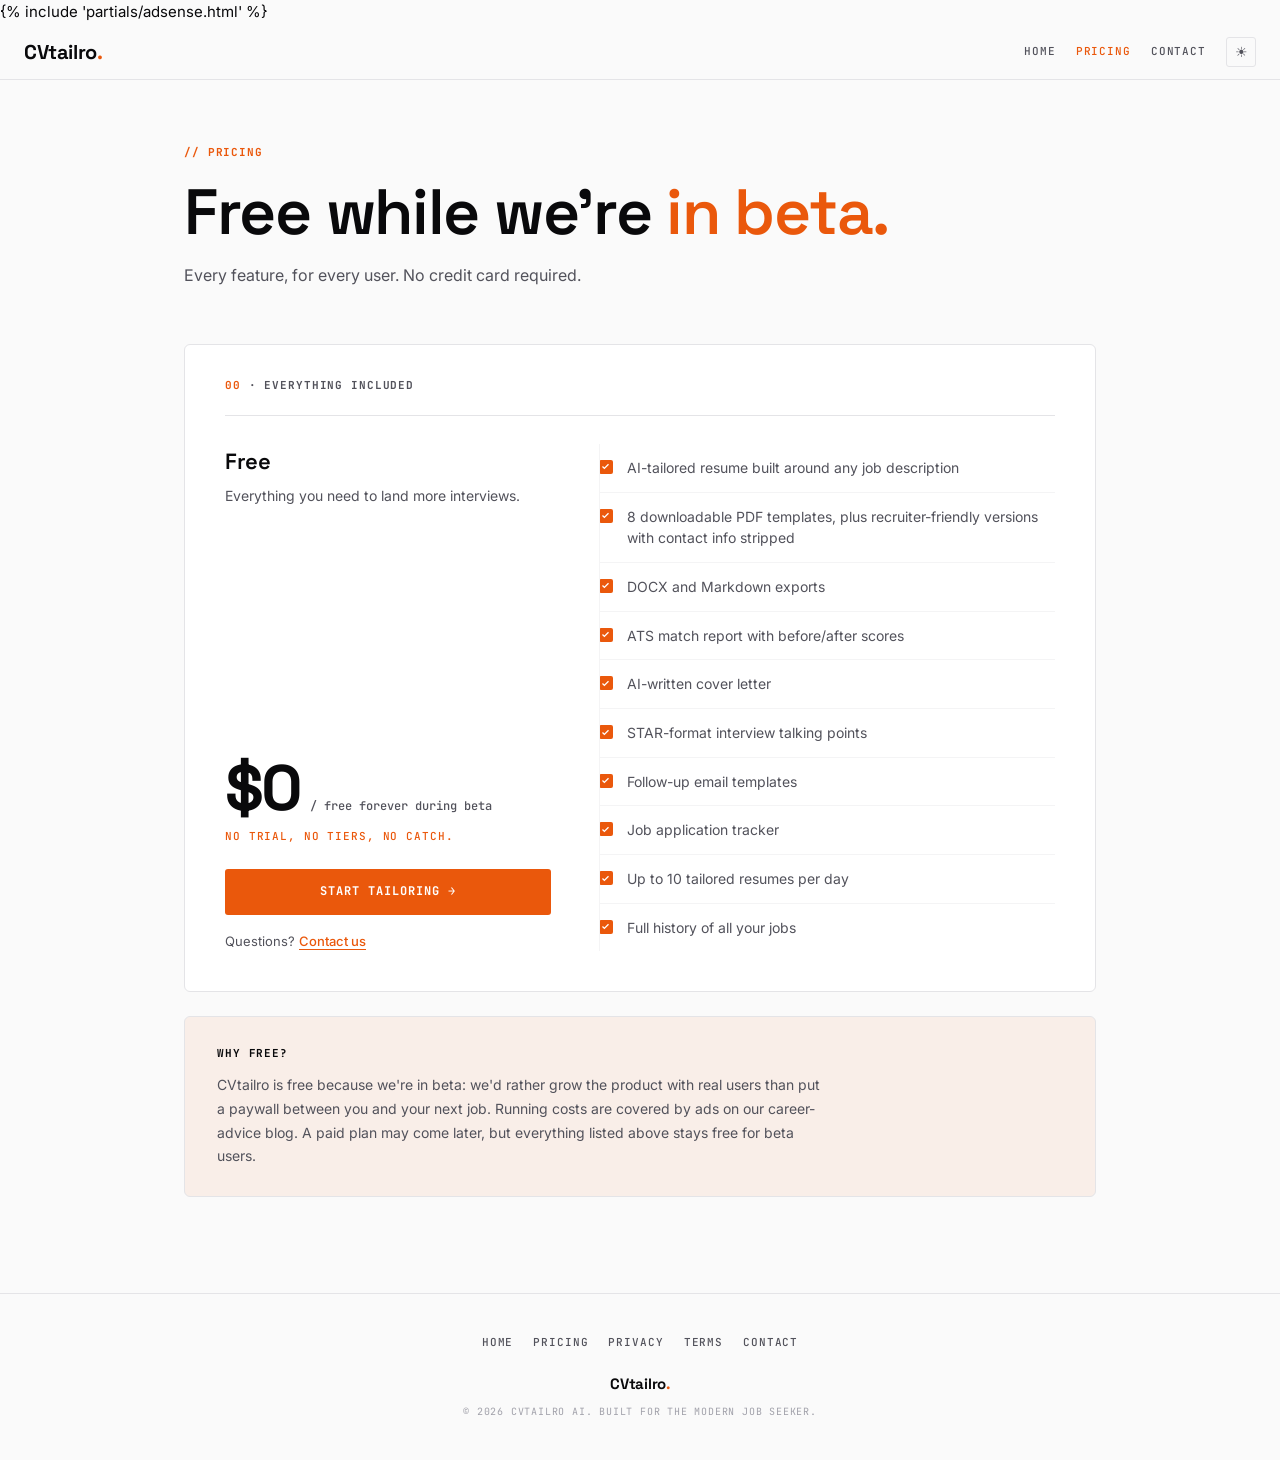
<file: templates/pricing.html>
<!DOCTYPE html>
<html lang="en">
<head>
    <meta charset="UTF-8">
    <meta name="viewport" content="width=device-width, initial-scale=1.0, viewport-fit=cover">
    <title>Pricing — Free While in Beta | CVtailro</title>
    <meta name="description" content="CVtailro is free while in beta. AI resume tailoring, 8 PDF templates, DOCX export, ATS match report, AI cover letter and interview prep. No credit card required.">
    <meta name="author" content="CVtailro">
    <meta name="color-scheme" content="light dark">
    <meta name="theme-color" content="#FAFAFA" id="theme-color-meta">
    <link rel="preconnect" href="https://fonts.googleapis.com">
    <link rel="preconnect" href="https://fonts.gstatic.com" crossorigin>
    <link href="https://fonts.googleapis.com/css2?family=Space+Grotesk:wght@300..700&family=Inter:wght@400;500;600&family=JetBrains+Mono:wght@500;700&display=swap" rel="stylesheet">
    <link rel="icon" type="image/svg+xml" href="data:image/svg+xml,<svg xmlns='http://www.w3.org/2000/svg' viewBox='0 0 100 100'><rect fill='%23EA580C' width='100' height='100' rx='10'/><text x='50' y='68' font-size='60' font-weight='bold' text-anchor='middle' fill='%23FFFFFF' font-family='system-ui'>CV</text></svg>">
    <script>
    (function() {
        var saved = localStorage.getItem('cvtailro-theme');
        var prefersDark = window.matchMedia('(prefers-color-scheme: dark)').matches;
        if (saved === 'dark' || (!saved && prefersDark)) {
            document.documentElement.classList.add('dark');
        }
    })();
    </script>
    {% include 'partials/adsense.html' %}
    <style>
        :root {
            --primary: #EA580C;
            --primary-hover: #C2410C;
            --primary-bg: rgba(234, 88, 12, 0.07);
            --accent: #EA580C;
            --accent-light: rgba(234, 88, 12, 0.08);
            --bg: #FAFAFA;
            --card: #FFFFFF;
            --border: #E4E4E7;
            --border-light: #F4F4F5;
            --text: #09090B;
            --text-secondary: #52525B;
            --text-tertiary: #A1A1AA;
            --radius: 3px;
            --radius-lg: 6px;
        }

        html.dark {
            --primary-bg: rgba(255, 77, 0, 0.10);
            --accent-light: rgba(255, 77, 0, 0.12);
            --bg: #09090B;
            --card: #18181B;
            --border: #27272A;
            --border-light: #1F1F23;
            --text: #F4F4F5;
            --text-secondary: #A1A1AA;
            --text-tertiary: #71717A;
        }

        * { margin: 0; padding: 0; box-sizing: border-box; }

        body {
            font-family: 'Inter', -apple-system, BlinkMacSystemFont, "Segoe UI", Roboto, sans-serif;
            background: var(--bg);
            color: var(--text);
            line-height: 1.6;
            font-size: 15px;
            padding-left: env(safe-area-inset-left);
            padding-right: env(safe-area-inset-right);
            padding-bottom: env(safe-area-inset-bottom);
        }

        a:focus-visible,
        button:focus-visible {
            outline: 2px solid var(--primary);
            outline-offset: 2px;
        }

        /* --- Header --- */
        .site-header {
            position: sticky;
            top: 0;
            z-index: 10;
            height: 56px;
            background: var(--bg);
            border-bottom: 1px solid var(--border);
            display: flex;
            align-items: center;
            justify-content: space-between;
            padding: 0 24px;
        }

        .site-logo {
            font-family: 'Space Grotesk', system-ui, sans-serif;
            font-size: 20px;
            font-weight: 700;
            letter-spacing: -0.02em;
            color: var(--text);
            text-decoration: none;
        }

        .site-logo .dot { color: var(--primary); }

        .header-right {
            display: flex;
            align-items: center;
            gap: 20px;
        }

        .nav-links {
            display: flex;
            gap: 20px;
        }

        .nav-links a {
            font-family: 'JetBrains Mono', ui-monospace, monospace;
            font-size: 11px;
            font-weight: 500;
            letter-spacing: 0.08em;
            text-transform: uppercase;
            color: var(--text-secondary);
            text-decoration: none;
            transition: color 0.15s ease;
        }

        .nav-links a.active { color: var(--primary); }
        .nav-links a:hover { color: var(--text); }

        .theme-toggle {
            width: 30px;
            height: 30px;
            border-radius: var(--radius);
            border: 1px solid var(--border);
            background: transparent;
            color: var(--text-secondary);
            cursor: pointer;
            display: flex;
            align-items: center;
            justify-content: center;
            font-size: 14px;
            line-height: 1;
            transition: border-color 0.15s ease, color 0.15s ease;
        }

        .theme-toggle:hover {
            border-color: var(--text);
            color: var(--text);
        }

        /* --- Pricing Section --- */
        .pricing-section {
            max-width: 960px;
            margin: 0 auto;
            padding: 64px 24px 96px;
        }

        .kicker {
            font-family: 'JetBrains Mono', ui-monospace, monospace;
            font-size: 11px;
            font-weight: 700;
            letter-spacing: 0.08em;
            text-transform: uppercase;
            color: var(--primary);
            margin-bottom: 16px;
        }

        .pricing-header h1 {
            font-family: 'Space Grotesk', system-ui, sans-serif;
            font-size: clamp(38px, 5.5vw, 64px);
            font-weight: 600;
            line-height: 1.08;
            letter-spacing: -0.02em;
            margin-bottom: 16px;
        }

        .pricing-header h1 .accent { color: var(--primary); }

        .pricing-header p {
            color: var(--text-secondary);
            font-size: 16px;
            max-width: 52ch;
        }

        /* --- Plan Panel --- */
        .plan-stack {
            margin-top: 56px;
        }

        .plan-card {
            background: var(--card);
            border: 1px solid var(--border);
            border-radius: var(--radius-lg);
            padding: 32px 40px 40px;
        }

        .plan-marker {
            font-family: 'JetBrains Mono', ui-monospace, monospace;
            font-size: 11px;
            font-weight: 700;
            letter-spacing: 0.08em;
            text-transform: uppercase;
            color: var(--text-secondary);
            padding-bottom: 20px;
            margin-bottom: 28px;
            border-bottom: 1px solid var(--border);
        }

        .plan-marker .idx { color: var(--primary); }

        .plan-grid {
            display: grid;
            grid-template-columns: 5fr 7fr;
            gap: 48px;
        }

        /* Left column */
        .plan-info {
            display: flex;
            flex-direction: column;
            height: 100%;
        }

        .plan-name {
            font-family: 'Space Grotesk', system-ui, sans-serif;
            font-size: 22px;
            font-weight: 600;
            letter-spacing: -0.02em;
            margin-bottom: 6px;
        }

        .plan-desc {
            color: var(--text-secondary);
            font-size: 14px;
            line-height: 1.6;
            margin-bottom: 40px;
        }

        .plan-price-block {
            margin-top: auto;
        }

        .plan-price-row {
            display: flex;
            align-items: baseline;
            flex-wrap: wrap;
            gap: 10px;
            margin-bottom: 8px;
        }

        .plan-price {
            font-family: 'Space Grotesk', system-ui, sans-serif;
            font-size: 64px;
            font-weight: 700;
            letter-spacing: -0.03em;
            line-height: 1;
            font-variant-numeric: tabular-nums;
        }

        .plan-price-note {
            font-family: 'JetBrains Mono', ui-monospace, monospace;
            font-size: 12px;
            font-weight: 500;
            color: var(--text-secondary);
        }

        .plan-alert {
            font-family: 'JetBrains Mono', ui-monospace, monospace;
            font-size: 11px;
            font-weight: 500;
            letter-spacing: 0.08em;
            text-transform: uppercase;
            color: var(--primary);
            margin-bottom: 24px;
        }

        .plan-cta {
            display: block;
            width: 100%;
            padding: 13px 26px;
            border: none;
            border-radius: var(--radius);
            font-family: 'JetBrains Mono', ui-monospace, monospace;
            font-size: 12px;
            font-weight: 700;
            letter-spacing: 0.08em;
            text-transform: uppercase;
            text-align: center;
            text-decoration: none;
            cursor: pointer;
            transition: background 0.15s ease;
            background: var(--primary);
            color: #ffffff;
        }

        .plan-cta:hover { background: var(--primary-hover); }
        .plan-cta:active { background: var(--primary-hover); }

        /* Divider */
        .plan-divider-v {
            position: absolute;
            left: 0;
            top: 0;
            bottom: 0;
            width: 1px;
            background: var(--border-light);
        }

        html.dark .plan-divider-v { background: var(--border); }

        .plan-divider-h-mobile {
            width: 100%;
            height: 1px;
            background: var(--border-light);
            margin-bottom: 24px;
        }

        html.dark .plan-divider-h-mobile { background: var(--border); }

        /* Right column: features */
        .plan-features-col {
            position: relative;
        }

        .plan-features {
            list-style: none;
        }

        .plan-feature {
            display: flex;
            align-items: flex-start;
            gap: 14px;
            padding: 13px 0;
            border-bottom: 1px solid var(--border-light);
        }

        html.dark .plan-feature { border-bottom-color: var(--border); }

        .plan-feature:last-child { border-bottom: none; }

        .feature-check {
            flex-shrink: 0;
            width: 14px;
            height: 14px;
            border-radius: 2px;
            background: var(--primary);
            display: flex;
            align-items: center;
            justify-content: center;
            margin-top: 3px;
        }

        .feature-check svg {
            width: 9px;
            height: 9px;
            stroke: #ffffff;
            stroke-width: 3.5;
            fill: none;
        }

        .feature-text {
            font-size: 14px;
            color: var(--text-secondary);
            line-height: 1.55;
        }

        /* --- Why free --- */
        .why-free {
            margin-top: 24px;
            padding: 28px 32px;
            background: var(--primary-bg);
            border: 1px solid var(--border);
            border-radius: var(--radius-lg);
        }

        .why-free h2 {
            font-family: 'JetBrains Mono', ui-monospace, monospace;
            font-size: 11px;
            font-weight: 700;
            letter-spacing: 0.08em;
            text-transform: uppercase;
            color: var(--text);
            margin-bottom: 10px;
        }

        .why-free p {
            color: var(--text-secondary);
            font-size: 14px;
            line-height: 1.7;
            max-width: 68ch;
        }

        /* --- Secondary contact link --- */
        .plan-secondary {
            margin-top: 16px;
            font-size: 13px;
            color: var(--text-secondary);
        }

        .plan-secondary a {
            color: var(--primary);
            font-weight: 500;
            text-decoration: underline;
            text-underline-offset: 3px;
        }

        .plan-secondary a:hover { color: var(--primary-hover); }

        /* --- Footer --- */
        .site-footer {
            border-top: 1px solid var(--border);
            padding: 40px 24px;
            text-align: center;
            color: var(--text-secondary);
        }

        .footer-brand {
            font-family: 'Space Grotesk', system-ui, sans-serif;
            color: var(--text);
            font-size: 15px;
            font-weight: 700;
            letter-spacing: -0.02em;
        }

        .footer-brand .dot { color: var(--primary); }

        .footer-links {
            display: flex;
            justify-content: center;
            flex-wrap: wrap;
            gap: 20px;
            margin-bottom: 20px;
        }

        .footer-links a {
            font-family: 'JetBrains Mono', ui-monospace, monospace;
            font-size: 11px;
            font-weight: 500;
            letter-spacing: 0.08em;
            text-transform: uppercase;
            color: var(--text-secondary);
            text-decoration: none;
            transition: color 0.15s ease;
        }

        .footer-links a:hover { color: var(--primary); }

        .footer-copy {
            font-family: 'JetBrains Mono', ui-monospace, monospace;
            color: var(--text-tertiary);
            font-size: 10px;
            letter-spacing: 0.08em;
            text-transform: uppercase;
            margin-top: 8px;
        }

        /* --- Responsive --- */
        @media (max-width: 768px) {
            .site-header { padding: 0 16px; }

            .nav-links { gap: 14px; }

            .pricing-section { padding: 48px 16px 64px; }

            .plan-stack { margin-top: 40px; }

            .plan-card { padding: 24px 20px 28px; }

            .why-free { padding: 20px; }

            .plan-grid {
                grid-template-columns: 1fr;
                gap: 0;
            }

            .plan-info { margin-bottom: 28px; }
            .plan-desc { margin-bottom: 28px; }
            .plan-price { font-size: 48px; }

            .plan-marker { padding-bottom: 16px; margin-bottom: 20px; }

            .site-footer { padding: 32px 16px; }
        }

        @media (min-width: 769px) {
            .plan-divider-h-mobile { display: none; }
        }

        @media (max-width: 640px) {
            .pricing-section { padding: 40px 16px 56px; }

            .plan-price-row { gap: 8px; }
            .plan-price { font-size: 44px; }

            .plan-feature { gap: 10px; padding: 11px 0; }
        }

        /* --- Reveal animation --- */
        .reveal {
            opacity: 0;
            transform: translateY(12px);
            transition: opacity 0.25s ease-out,
                        transform 0.25s ease-out;
        }

        .reveal.active {
            opacity: 1;
            transform: translateY(0);
        }

        @media (prefers-reduced-motion: reduce) {
            .reveal {
                opacity: 1;
                transform: none;
                transition: none;
            }
        }
    </style>
</head>
<body>
    <header class="site-header">
        <a class="site-logo" href="/">CVtailro<span class="dot">.</span></a>
        <div class="header-right">
            <nav class="nav-links">
                <a href="/">Home</a>
                <a href="/pricing" class="active" aria-current="page">Pricing</a>
                <a href="/contact">Contact</a>
            </nav>
            <button class="theme-toggle" onclick="toggleTheme()" aria-label="Toggle theme" id="themeToggle">☀</button>
        </div>
    </header>

    <main class="pricing-section">
        <div class="pricing-header reveal">
            <div class="kicker">// PRICING</div>
            <h1>Free while we're <span class="accent">in beta.</span></h1>
            <p>Every feature, for every user. No credit card required.</p>
        </div>

        <div class="plan-stack">
            <!-- Free Plan -->
            <div class="plan-card reveal">
                <div class="plan-marker"><span class="idx">00</span> · EVERYTHING INCLUDED</div>
                <div class="plan-grid">
                    <div class="plan-info">
                        <h3 class="plan-name">Free</h3>
                        <p class="plan-desc">Everything you need to land more interviews.</p>
                        <div class="plan-price-block">
                            <div class="plan-price-row">
                                <span class="plan-price">$0</span>
                                <span class="plan-price-note">/ free forever during beta</span>
                            </div>
                            <p class="plan-alert">No trial, no tiers, no catch.</p>
                            <a class="plan-cta" href="/">Start Tailoring →</a>
                            <p class="plan-secondary">Questions? <a href="/contact">Contact us</a></p>
                        </div>
                    </div>
                    <div class="plan-features-col">
                        <div class="plan-divider-v"></div>
                        <div class="plan-divider-h-mobile"></div>
                        <ul class="plan-features">
                            <li class="plan-feature">
                                <div class="feature-check"><svg viewBox="0 0 24 24"><polyline points="20 6 9 17 4 12"></polyline></svg></div>
                                <span class="feature-text">AI-tailored resume built around any job description</span>
                            </li>
                            <li class="plan-feature">
                                <div class="feature-check"><svg viewBox="0 0 24 24"><polyline points="20 6 9 17 4 12"></polyline></svg></div>
                                <span class="feature-text">8 downloadable PDF templates, plus recruiter-friendly versions with contact info stripped</span>
                            </li>
                            <li class="plan-feature">
                                <div class="feature-check"><svg viewBox="0 0 24 24"><polyline points="20 6 9 17 4 12"></polyline></svg></div>
                                <span class="feature-text">DOCX and Markdown exports</span>
                            </li>
                            <li class="plan-feature">
                                <div class="feature-check"><svg viewBox="0 0 24 24"><polyline points="20 6 9 17 4 12"></polyline></svg></div>
                                <span class="feature-text">ATS match report with before/after scores</span>
                            </li>
                            <li class="plan-feature">
                                <div class="feature-check"><svg viewBox="0 0 24 24"><polyline points="20 6 9 17 4 12"></polyline></svg></div>
                                <span class="feature-text">AI-written cover letter</span>
                            </li>
                            <li class="plan-feature">
                                <div class="feature-check"><svg viewBox="0 0 24 24"><polyline points="20 6 9 17 4 12"></polyline></svg></div>
                                <span class="feature-text">STAR-format interview talking points</span>
                            </li>
                            <li class="plan-feature">
                                <div class="feature-check"><svg viewBox="0 0 24 24"><polyline points="20 6 9 17 4 12"></polyline></svg></div>
                                <span class="feature-text">Follow-up email templates</span>
                            </li>
                            <li class="plan-feature">
                                <div class="feature-check"><svg viewBox="0 0 24 24"><polyline points="20 6 9 17 4 12"></polyline></svg></div>
                                <span class="feature-text">Job application tracker</span>
                            </li>
                            <li class="plan-feature">
                                <div class="feature-check"><svg viewBox="0 0 24 24"><polyline points="20 6 9 17 4 12"></polyline></svg></div>
                                <span class="feature-text">Up to 10 tailored resumes per day</span>
                            </li>
                            <li class="plan-feature">
                                <div class="feature-check"><svg viewBox="0 0 24 24"><polyline points="20 6 9 17 4 12"></polyline></svg></div>
                                <span class="feature-text">Full history of all your jobs</span>
                            </li>
                        </ul>
                    </div>
                </div>
            </div>

            <div class="why-free reveal">
                <h2>Why free?</h2>
                <p>CVtailro is free because we're in beta: we'd rather grow the product with real users than put a paywall between you and your next job. Running costs are covered by ads on our career-advice blog. A paid plan may come later, but everything listed above stays free for beta users.</p>
            </div>

        </div>
    </main>

    <footer class="site-footer">
        <div style="max-width: 640px; margin: 0 auto;">
            <div class="footer-links">
                <a href="/">Home</a>
                <a href="/pricing">Pricing</a>
                <a href="/privacy">Privacy</a>
                <a href="/terms">Terms</a>
                <a href="/contact">Contact</a>
            </div>
            <div style="margin-bottom: 8px;">
                <span class="footer-brand">CVtailro<span class="dot">.</span></span>
            </div>
            <div class="footer-copy">&copy; 2026 CVtailro AI. Built for the modern job seeker.</div>
        </div>
    </footer>

    <script>
    function toggleTheme() {
        var html = document.documentElement;
        var isDark = html.classList.toggle('dark');
        localStorage.setItem('cvtailro-theme', isDark ? 'dark' : 'light');
        var meta = document.getElementById('theme-color-meta');
        if (meta) meta.content = isDark ? '#09090B' : '#FAFAFA';
        document.getElementById('themeToggle').textContent = isDark ? '☾' : '☀';
    }

    (function() {
        if (document.documentElement.classList.contains('dark')) {
            document.getElementById('themeToggle').textContent = '☾';
        }
    })();

    var observer = new IntersectionObserver(function(entries) {
        entries.forEach(function(entry) {
            if (entry.isIntersecting) {
                entry.target.classList.add('active');
            }
        });
    }, { threshold: 0.1 });

    document.querySelectorAll('.reveal').forEach(function(el) {
        observer.observe(el);
    });
    </script>
</body>
</html>
</file>
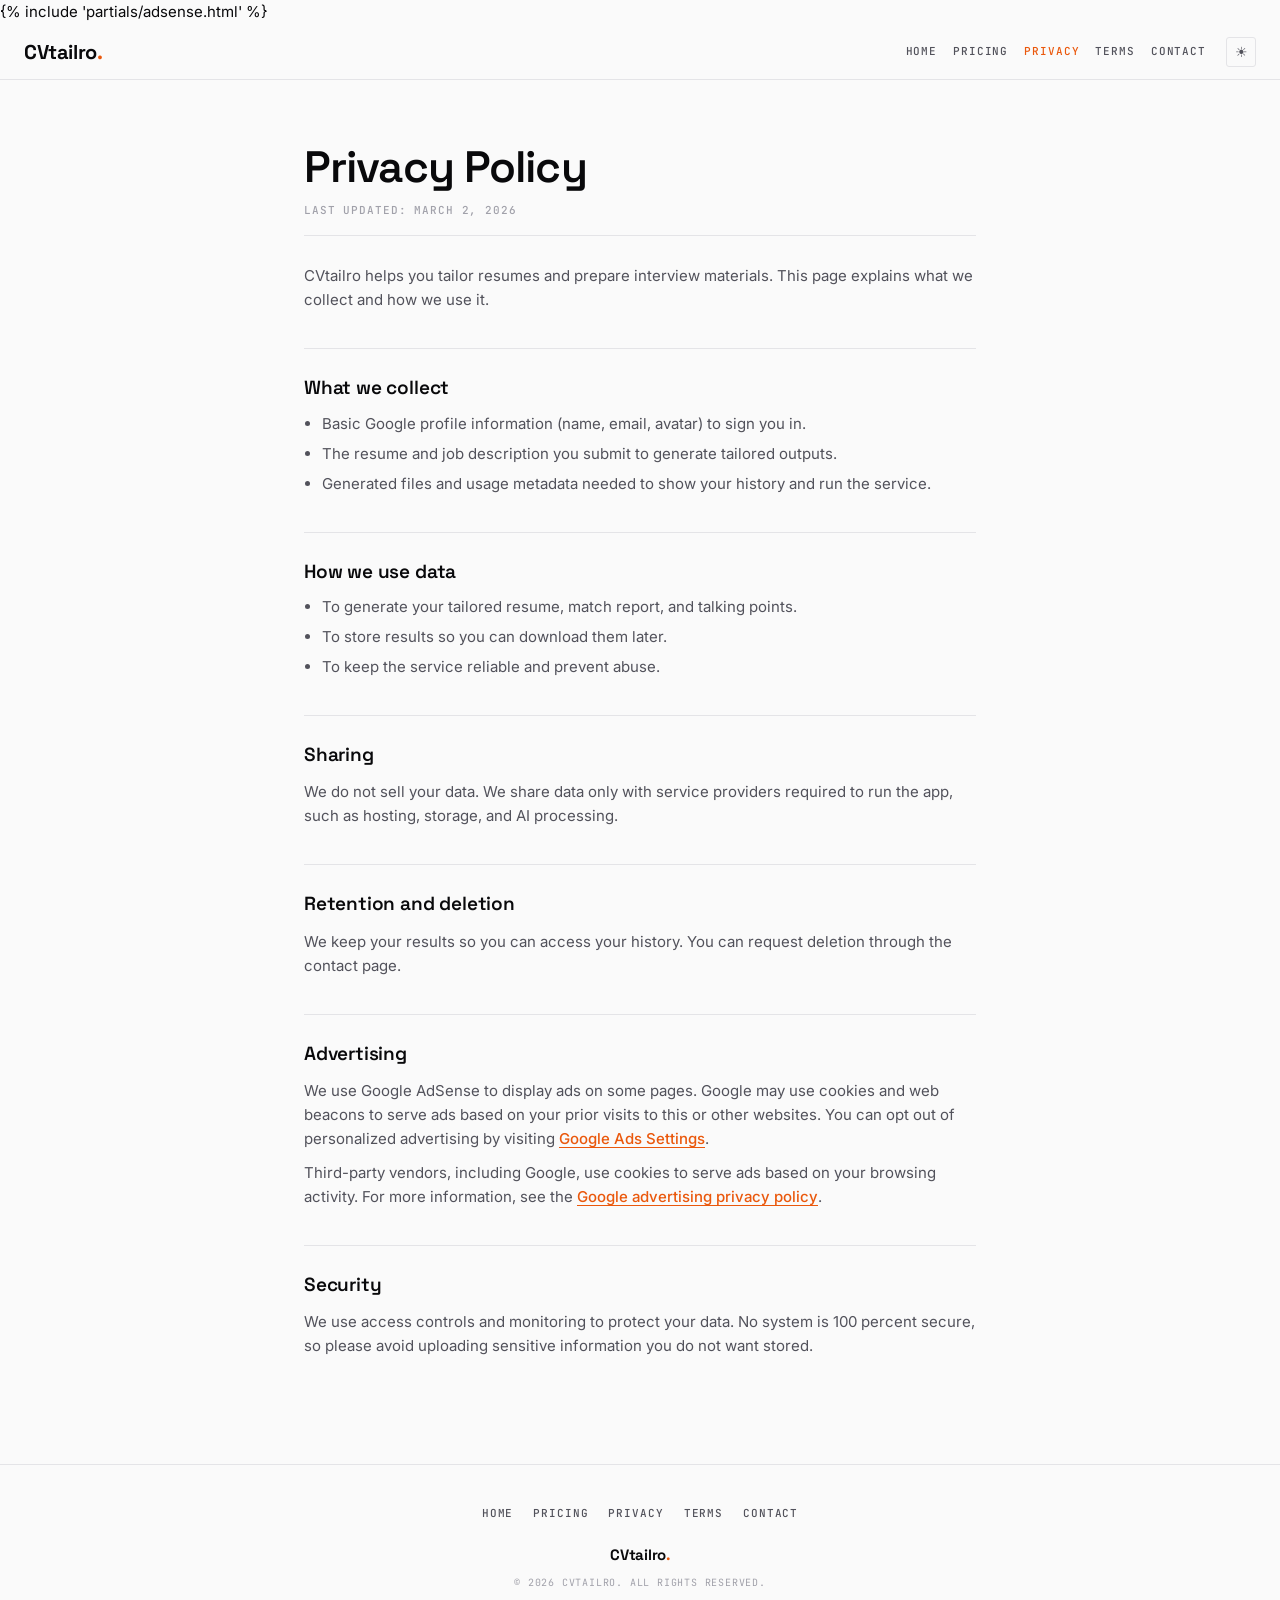
<file: templates/privacy.html>
<!DOCTYPE html>
<html lang="en">
<head>
    <meta charset="UTF-8">
    <meta name="viewport" content="width=device-width, initial-scale=1.0, viewport-fit=cover">
    <title>Privacy Policy | CVtailro</title>
    <meta name="description" content="Privacy policy for CVtailro.">
    <meta name="author" content="CVtailro">
    <meta name="color-scheme" content="light dark">
    <meta name="theme-color" content="#FAFAFA" id="theme-color-meta">
    <link rel="preconnect" href="https://fonts.googleapis.com">
    <link rel="preconnect" href="https://fonts.gstatic.com" crossorigin>
    <link href="https://fonts.googleapis.com/css2?family=Space+Grotesk:wght@300..700&family=Inter:wght@400;500;600&family=JetBrains+Mono:wght@500;700&display=swap" rel="stylesheet">
    <link rel="icon" type="image/svg+xml" href="data:image/svg+xml,<svg xmlns='http://www.w3.org/2000/svg' viewBox='0 0 100 100'><rect fill='%23EA580C' width='100' height='100' rx='10'/><text x='50' y='68' font-size='60' font-weight='bold' text-anchor='middle' fill='%23FFFFFF' font-family='system-ui'>CV</text></svg>">
    <script>
    (function() {
        var saved = localStorage.getItem('cvtailro-theme');
        var prefersDark = window.matchMedia('(prefers-color-scheme: dark)').matches;
        if (saved === 'dark' || (!saved && prefersDark)) {
            document.documentElement.classList.add('dark');
        }
    })();
    </script>
    {% include 'partials/adsense.html' %}
    <style>
        :root {
            --primary: #EA580C;
            --primary-hover: #C2410C;
            --primary-bg: rgba(234, 88, 12, 0.07);
            --accent: #EA580C;
            --accent-light: rgba(234, 88, 12, 0.08);
            --bg: #FAFAFA;
            --card: #FFFFFF;
            --border: #E4E4E7;
            --border-light: #F4F4F5;
            --text: #09090B;
            --text-secondary: #52525B;
            --text-tertiary: #A1A1AA;
            --radius: 3px;
            --radius-lg: 6px;
        }

        html.dark {
            --primary-bg: rgba(255, 77, 0, 0.10);
            --accent-light: rgba(255, 77, 0, 0.12);
            --bg: #09090B;
            --card: #18181B;
            --border: #27272A;
            --border-light: #1F1F23;
            --text: #F4F4F5;
            --text-secondary: #A1A1AA;
            --text-tertiary: #71717A;
        }

        * { margin: 0; padding: 0; box-sizing: border-box; }

        body {
            font-family: 'Inter', -apple-system, BlinkMacSystemFont, "Segoe UI", Roboto, sans-serif;
            background: var(--bg);
            color: var(--text);
            line-height: 1.6;
            font-size: 15px;
            padding-left: env(safe-area-inset-left);
            padding-right: env(safe-area-inset-right);
            padding-bottom: env(safe-area-inset-bottom);
        }

        a:focus-visible,
        button:focus-visible {
            outline: 2px solid var(--primary);
            outline-offset: 2px;
        }

        /* --- Header --- */
        .site-header {
            position: sticky;
            top: 0;
            z-index: 10;
            height: 56px;
            background: var(--bg);
            border-bottom: 1px solid var(--border);
            display: flex;
            align-items: center;
            justify-content: space-between;
            padding: 0 24px;
        }

        .site-logo {
            font-family: 'Space Grotesk', system-ui, sans-serif;
            font-size: 20px;
            font-weight: 700;
            letter-spacing: -0.02em;
            color: var(--text);
            text-decoration: none;
        }

        .site-logo .dot { color: var(--primary); }

        .header-right {
            display: flex;
            align-items: center;
            gap: 20px;
        }

        .nav-links {
            display: flex;
            flex-wrap: wrap;
            gap: 16px;
        }

        .nav-links a {
            font-family: 'JetBrains Mono', ui-monospace, monospace;
            font-size: 11px;
            font-weight: 500;
            letter-spacing: 0.08em;
            text-transform: uppercase;
            color: var(--text-secondary);
            text-decoration: none;
            transition: color 0.15s ease;
        }

        .nav-links a.active { color: var(--primary); }
        .nav-links a:hover { color: var(--text); }

        .theme-toggle {
            width: 30px;
            height: 30px;
            border-radius: var(--radius);
            border: 1px solid var(--border);
            background: transparent;
            color: var(--text-secondary);
            cursor: pointer;
            display: flex;
            align-items: center;
            justify-content: center;
            font-size: 14px;
            line-height: 1;
            transition: border-color 0.15s ease, color 0.15s ease;
        }

        .theme-toggle:hover {
            border-color: var(--text);
            color: var(--text);
        }

        /* --- Page --- */
        .page {
            max-width: 720px;
            margin: 0 auto;
            padding: 64px 24px 96px;
        }

        .page h1 {
            font-family: 'Space Grotesk', system-ui, sans-serif;
            font-size: clamp(30px, 5vw, 44px);
            font-weight: 600;
            line-height: 1.08;
            letter-spacing: -0.02em;
            margin-bottom: 10px;
        }

        .meta {
            font-family: 'JetBrains Mono', ui-monospace, monospace;
            font-size: 11px;
            font-weight: 500;
            letter-spacing: 0.08em;
            text-transform: uppercase;
            color: var(--text-tertiary);
            margin-bottom: 28px;
            padding-bottom: 16px;
            border-bottom: 1px solid var(--border);
        }

        .page p {
            color: var(--text-secondary);
            margin: 10px 0;
        }

        .page a {
            color: var(--primary);
            font-weight: 500;
            text-decoration: underline;
            text-underline-offset: 3px;
        }

        .page a:hover { color: var(--primary-hover); }

        .page h2 {
            font-family: 'Space Grotesk', system-ui, sans-serif;
            font-size: 19px;
            font-weight: 600;
            letter-spacing: -0.01em;
            margin-top: 36px;
            margin-bottom: 8px;
            padding-top: 24px;
            border-top: 1px solid var(--border);
        }

        .page ul {
            margin: 8px 0 0 18px;
            color: var(--text-secondary);
        }

        .page li { margin-bottom: 6px; }

        /* --- Footer --- */
        .site-footer {
            border-top: 1px solid var(--border);
            padding: 40px 24px;
            text-align: center;
            color: var(--text-secondary);
        }

        .footer-brand {
            font-family: 'Space Grotesk', system-ui, sans-serif;
            color: var(--text);
            font-size: 15px;
            font-weight: 700;
            letter-spacing: -0.02em;
        }

        .footer-brand .dot { color: var(--primary); }

        .footer-links {
            display: flex;
            justify-content: center;
            flex-wrap: wrap;
            gap: 20px;
            margin-bottom: 20px;
        }

        .footer-links a {
            font-family: 'JetBrains Mono', ui-monospace, monospace;
            font-size: 11px;
            font-weight: 500;
            letter-spacing: 0.08em;
            text-transform: uppercase;
            color: var(--text-secondary);
            text-decoration: none;
            transition: color 0.15s ease;
        }

        .footer-links a:hover { color: var(--primary); }

        .footer-copy {
            font-family: 'JetBrains Mono', ui-monospace, monospace;
            color: var(--text-tertiary);
            font-size: 10px;
            letter-spacing: 0.08em;
            text-transform: uppercase;
            margin-top: 8px;
        }

        /* --- Responsive --- */
        @media (max-width: 768px) {
            .site-header { padding: 0 16px; }
            .header-right { gap: 12px; }
            .nav-links { gap: 12px; }

            .page { padding: 48px 16px 64px; }

            .page h2 { margin-top: 28px; padding-top: 20px; }

            .site-footer { padding: 32px 16px; }
        }

        @media (max-width: 640px) {
            .page { padding: 40px 16px 56px; }
        }
    </style>
</head>
<body>
    <header class="site-header">
        <a class="site-logo" href="/">CVtailro<span class="dot">.</span></a>
        <div class="header-right">
            <nav class="nav-links">
                <a href="/">Home</a>
                <a href="/pricing">Pricing</a>
                <a href="/privacy" class="active" aria-current="page">Privacy</a>
                <a href="/terms">Terms</a>
                <a href="/contact">Contact</a>
            </nav>
            <button class="theme-toggle" onclick="toggleTheme()" aria-label="Toggle theme" id="themeToggle">☀</button>
        </div>
    </header>

    <main class="page">
        <h1>Privacy Policy</h1>
        <div class="meta">Last updated: March 2, 2026</div>

        <p>CVtailro helps you tailor resumes and prepare interview materials. This page explains what we collect and how we use it.</p>

        <h2>What we collect</h2>
        <ul>
            <li>Basic Google profile information (name, email, avatar) to sign you in.</li>
            <li>The resume and job description you submit to generate tailored outputs.</li>
            <li>Generated files and usage metadata needed to show your history and run the service.</li>
        </ul>

        <h2>How we use data</h2>
        <ul>
            <li>To generate your tailored resume, match report, and talking points.</li>
            <li>To store results so you can download them later.</li>
            <li>To keep the service reliable and prevent abuse.</li>
        </ul>

        <h2>Sharing</h2>
        <p>We do not sell your data. We share data only with service providers required to run the app, such as hosting, storage, and AI processing.</p>

        <h2>Retention and deletion</h2>
        <p>We keep your results so you can access your history. You can request deletion through the contact page.</p>

        <h2>Advertising</h2>
        <p>We use Google AdSense to display ads on some pages. Google may use cookies and web beacons to serve ads based on your prior visits to this or other websites. You can opt out of personalized advertising by visiting <a href="https://www.google.com/settings/ads">Google Ads Settings</a>.</p>
        <p>Third-party vendors, including Google, use cookies to serve ads based on your browsing activity. For more information, see the <a href="https://policies.google.com/technologies/ads">Google advertising privacy policy</a>.</p>

        <h2>Security</h2>
        <p>We use access controls and monitoring to protect your data. No system is 100 percent secure, so please avoid uploading sensitive information you do not want stored.</p>
    </main>

    <footer class="site-footer">
        <div class="footer-links">
            <a href="/">Home</a>
            <a href="/pricing">Pricing</a>
            <a href="/privacy">Privacy</a>
            <a href="/terms">Terms</a>
            <a href="/contact">Contact</a>
        </div>
        <div style="margin-bottom: 8px;">
            <span class="footer-brand">CVtailro<span class="dot">.</span></span>
        </div>
        <div class="footer-copy">&copy; 2026 CVtailro. All rights reserved.</div>
    </footer>

    <script>
    function toggleTheme() {
        var html = document.documentElement;
        var isDark = html.classList.toggle('dark');
        localStorage.setItem('cvtailro-theme', isDark ? 'dark' : 'light');
        var meta = document.getElementById('theme-color-meta');
        if (meta) meta.content = isDark ? '#09090B' : '#FAFAFA';
        document.getElementById('themeToggle').textContent = isDark ? '☾' : '☀';
    }

    (function() {
        if (document.documentElement.classList.contains('dark')) {
            document.getElementById('themeToggle').textContent = '☾';
        }
    })();
    </script>
</body>
</html>
</file>
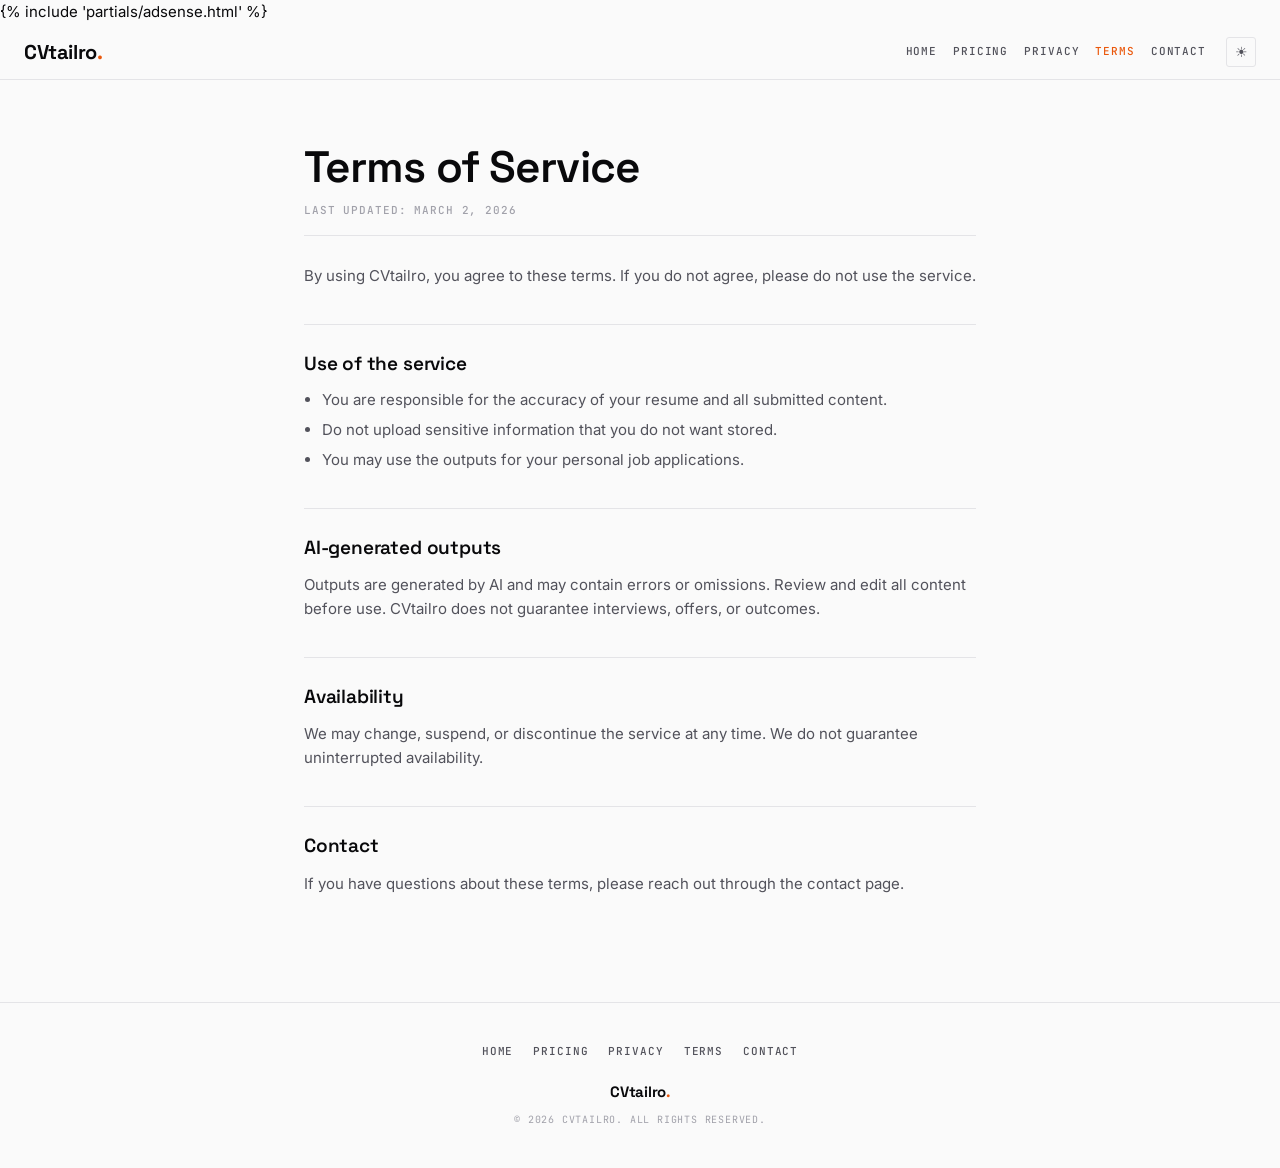
<file: templates/terms.html>
<!DOCTYPE html>
<html lang="en">
<head>
    <meta charset="UTF-8">
    <meta name="viewport" content="width=device-width, initial-scale=1.0, viewport-fit=cover">
    <title>Terms of Service | CVtailro</title>
    <meta name="description" content="Terms of service for CVtailro.">
    <meta name="author" content="CVtailro">
    <meta name="color-scheme" content="light dark">
    <meta name="theme-color" content="#FAFAFA" id="theme-color-meta">
    <link rel="preconnect" href="https://fonts.googleapis.com">
    <link rel="preconnect" href="https://fonts.gstatic.com" crossorigin>
    <link href="https://fonts.googleapis.com/css2?family=Space+Grotesk:wght@300..700&family=Inter:wght@400;500;600&family=JetBrains+Mono:wght@500;700&display=swap" rel="stylesheet">
    <link rel="icon" type="image/svg+xml" href="data:image/svg+xml,<svg xmlns='http://www.w3.org/2000/svg' viewBox='0 0 100 100'><rect fill='%23EA580C' width='100' height='100' rx='10'/><text x='50' y='68' font-size='60' font-weight='bold' text-anchor='middle' fill='%23FFFFFF' font-family='system-ui'>CV</text></svg>">
    <script>
    (function() {
        var saved = localStorage.getItem('cvtailro-theme');
        var prefersDark = window.matchMedia('(prefers-color-scheme: dark)').matches;
        if (saved === 'dark' || (!saved && prefersDark)) {
            document.documentElement.classList.add('dark');
        }
    })();
    </script>
    {% include 'partials/adsense.html' %}
    <style>
        :root {
            --primary: #EA580C;
            --primary-hover: #C2410C;
            --primary-bg: rgba(234, 88, 12, 0.07);
            --accent: #EA580C;
            --accent-light: rgba(234, 88, 12, 0.08);
            --bg: #FAFAFA;
            --card: #FFFFFF;
            --border: #E4E4E7;
            --border-light: #F4F4F5;
            --text: #09090B;
            --text-secondary: #52525B;
            --text-tertiary: #A1A1AA;
            --radius: 3px;
            --radius-lg: 6px;
        }

        html.dark {
            --primary-bg: rgba(255, 77, 0, 0.10);
            --accent-light: rgba(255, 77, 0, 0.12);
            --bg: #09090B;
            --card: #18181B;
            --border: #27272A;
            --border-light: #1F1F23;
            --text: #F4F4F5;
            --text-secondary: #A1A1AA;
            --text-tertiary: #71717A;
        }

        * { margin: 0; padding: 0; box-sizing: border-box; }

        body {
            font-family: 'Inter', -apple-system, BlinkMacSystemFont, "Segoe UI", Roboto, sans-serif;
            background: var(--bg);
            color: var(--text);
            line-height: 1.6;
            font-size: 15px;
            padding-left: env(safe-area-inset-left);
            padding-right: env(safe-area-inset-right);
            padding-bottom: env(safe-area-inset-bottom);
        }

        a:focus-visible,
        button:focus-visible {
            outline: 2px solid var(--primary);
            outline-offset: 2px;
        }

        /* --- Header --- */
        .site-header {
            position: sticky;
            top: 0;
            z-index: 10;
            height: 56px;
            background: var(--bg);
            border-bottom: 1px solid var(--border);
            display: flex;
            align-items: center;
            justify-content: space-between;
            padding: 0 24px;
        }

        .site-logo {
            font-family: 'Space Grotesk', system-ui, sans-serif;
            font-size: 20px;
            font-weight: 700;
            letter-spacing: -0.02em;
            color: var(--text);
            text-decoration: none;
        }

        .site-logo .dot { color: var(--primary); }

        .header-right {
            display: flex;
            align-items: center;
            gap: 20px;
        }

        .nav-links {
            display: flex;
            flex-wrap: wrap;
            gap: 16px;
        }

        .nav-links a {
            font-family: 'JetBrains Mono', ui-monospace, monospace;
            font-size: 11px;
            font-weight: 500;
            letter-spacing: 0.08em;
            text-transform: uppercase;
            color: var(--text-secondary);
            text-decoration: none;
            transition: color 0.15s ease;
        }

        .nav-links a.active { color: var(--primary); }
        .nav-links a:hover { color: var(--text); }

        .theme-toggle {
            width: 30px;
            height: 30px;
            border-radius: var(--radius);
            border: 1px solid var(--border);
            background: transparent;
            color: var(--text-secondary);
            cursor: pointer;
            display: flex;
            align-items: center;
            justify-content: center;
            font-size: 14px;
            line-height: 1;
            transition: border-color 0.15s ease, color 0.15s ease;
        }

        .theme-toggle:hover {
            border-color: var(--text);
            color: var(--text);
        }

        /* --- Page --- */
        .page {
            max-width: 720px;
            margin: 0 auto;
            padding: 64px 24px 96px;
        }

        .page h1 {
            font-family: 'Space Grotesk', system-ui, sans-serif;
            font-size: clamp(30px, 5vw, 44px);
            font-weight: 600;
            line-height: 1.08;
            letter-spacing: -0.02em;
            margin-bottom: 10px;
        }

        .meta {
            font-family: 'JetBrains Mono', ui-monospace, monospace;
            font-size: 11px;
            font-weight: 500;
            letter-spacing: 0.08em;
            text-transform: uppercase;
            color: var(--text-tertiary);
            margin-bottom: 28px;
            padding-bottom: 16px;
            border-bottom: 1px solid var(--border);
        }

        .page p {
            color: var(--text-secondary);
            margin: 10px 0;
        }

        .page a {
            color: var(--primary);
            font-weight: 500;
            text-decoration: underline;
            text-underline-offset: 3px;
        }

        .page a:hover { color: var(--primary-hover); }

        .page h2 {
            font-family: 'Space Grotesk', system-ui, sans-serif;
            font-size: 19px;
            font-weight: 600;
            letter-spacing: -0.01em;
            margin-top: 36px;
            margin-bottom: 8px;
            padding-top: 24px;
            border-top: 1px solid var(--border);
        }

        .page ul {
            margin: 8px 0 0 18px;
            color: var(--text-secondary);
        }

        .page li { margin-bottom: 6px; }

        /* --- Footer --- */
        .site-footer {
            border-top: 1px solid var(--border);
            padding: 40px 24px;
            text-align: center;
            color: var(--text-secondary);
        }

        .footer-brand {
            font-family: 'Space Grotesk', system-ui, sans-serif;
            color: var(--text);
            font-size: 15px;
            font-weight: 700;
            letter-spacing: -0.02em;
        }

        .footer-brand .dot { color: var(--primary); }

        .footer-links {
            display: flex;
            justify-content: center;
            flex-wrap: wrap;
            gap: 20px;
            margin-bottom: 20px;
        }

        .footer-links a {
            font-family: 'JetBrains Mono', ui-monospace, monospace;
            font-size: 11px;
            font-weight: 500;
            letter-spacing: 0.08em;
            text-transform: uppercase;
            color: var(--text-secondary);
            text-decoration: none;
            transition: color 0.15s ease;
        }

        .footer-links a:hover { color: var(--primary); }

        .footer-copy {
            font-family: 'JetBrains Mono', ui-monospace, monospace;
            color: var(--text-tertiary);
            font-size: 10px;
            letter-spacing: 0.08em;
            text-transform: uppercase;
            margin-top: 8px;
        }

        /* --- Responsive --- */
        @media (max-width: 768px) {
            .site-header { padding: 0 16px; }
            .header-right { gap: 12px; }
            .nav-links { gap: 12px; }

            .page { padding: 48px 16px 64px; }

            .page h2 { margin-top: 28px; padding-top: 20px; }

            .site-footer { padding: 32px 16px; }
        }

        @media (max-width: 640px) {
            .page { padding: 40px 16px 56px; }
        }
    </style>
</head>
<body>
    <header class="site-header">
        <a class="site-logo" href="/">CVtailro<span class="dot">.</span></a>
        <div class="header-right">
            <nav class="nav-links">
                <a href="/">Home</a>
                <a href="/pricing">Pricing</a>
                <a href="/privacy">Privacy</a>
                <a href="/terms" class="active" aria-current="page">Terms</a>
                <a href="/contact">Contact</a>
            </nav>
            <button class="theme-toggle" onclick="toggleTheme()" aria-label="Toggle theme" id="themeToggle">☀</button>
        </div>
    </header>

    <main class="page">
        <h1>Terms of Service</h1>
        <div class="meta">Last updated: March 2, 2026</div>

        <p>By using CVtailro, you agree to these terms. If you do not agree, please do not use the service.</p>

        <h2>Use of the service</h2>
        <ul>
            <li>You are responsible for the accuracy of your resume and all submitted content.</li>
            <li>Do not upload sensitive information that you do not want stored.</li>
            <li>You may use the outputs for your personal job applications.</li>
        </ul>

        <h2>AI-generated outputs</h2>
        <p>Outputs are generated by AI and may contain errors or omissions. Review and edit all content before use. CVtailro does not guarantee interviews, offers, or outcomes.</p>

        <h2>Availability</h2>
        <p>We may change, suspend, or discontinue the service at any time. We do not guarantee uninterrupted availability.</p>

        <h2>Contact</h2>
        <p>If you have questions about these terms, please reach out through the contact page.</p>
    </main>

    <footer class="site-footer">
        <div class="footer-links">
            <a href="/">Home</a>
            <a href="/pricing">Pricing</a>
            <a href="/privacy">Privacy</a>
            <a href="/terms">Terms</a>
            <a href="/contact">Contact</a>
        </div>
        <div style="margin-bottom: 8px;">
            <span class="footer-brand">CVtailro<span class="dot">.</span></span>
        </div>
        <div class="footer-copy">&copy; 2026 CVtailro. All rights reserved.</div>
    </footer>

    <script>
    function toggleTheme() {
        var html = document.documentElement;
        var isDark = html.classList.toggle('dark');
        localStorage.setItem('cvtailro-theme', isDark ? 'dark' : 'light');
        var meta = document.getElementById('theme-color-meta');
        if (meta) meta.content = isDark ? '#09090B' : '#FAFAFA';
        document.getElementById('themeToggle').textContent = isDark ? '☾' : '☀';
    }

    (function() {
        if (document.documentElement.classList.contains('dark')) {
            document.getElementById('themeToggle').textContent = '☾';
        }
    })();
    </script>
</body>
</html>
</file>
